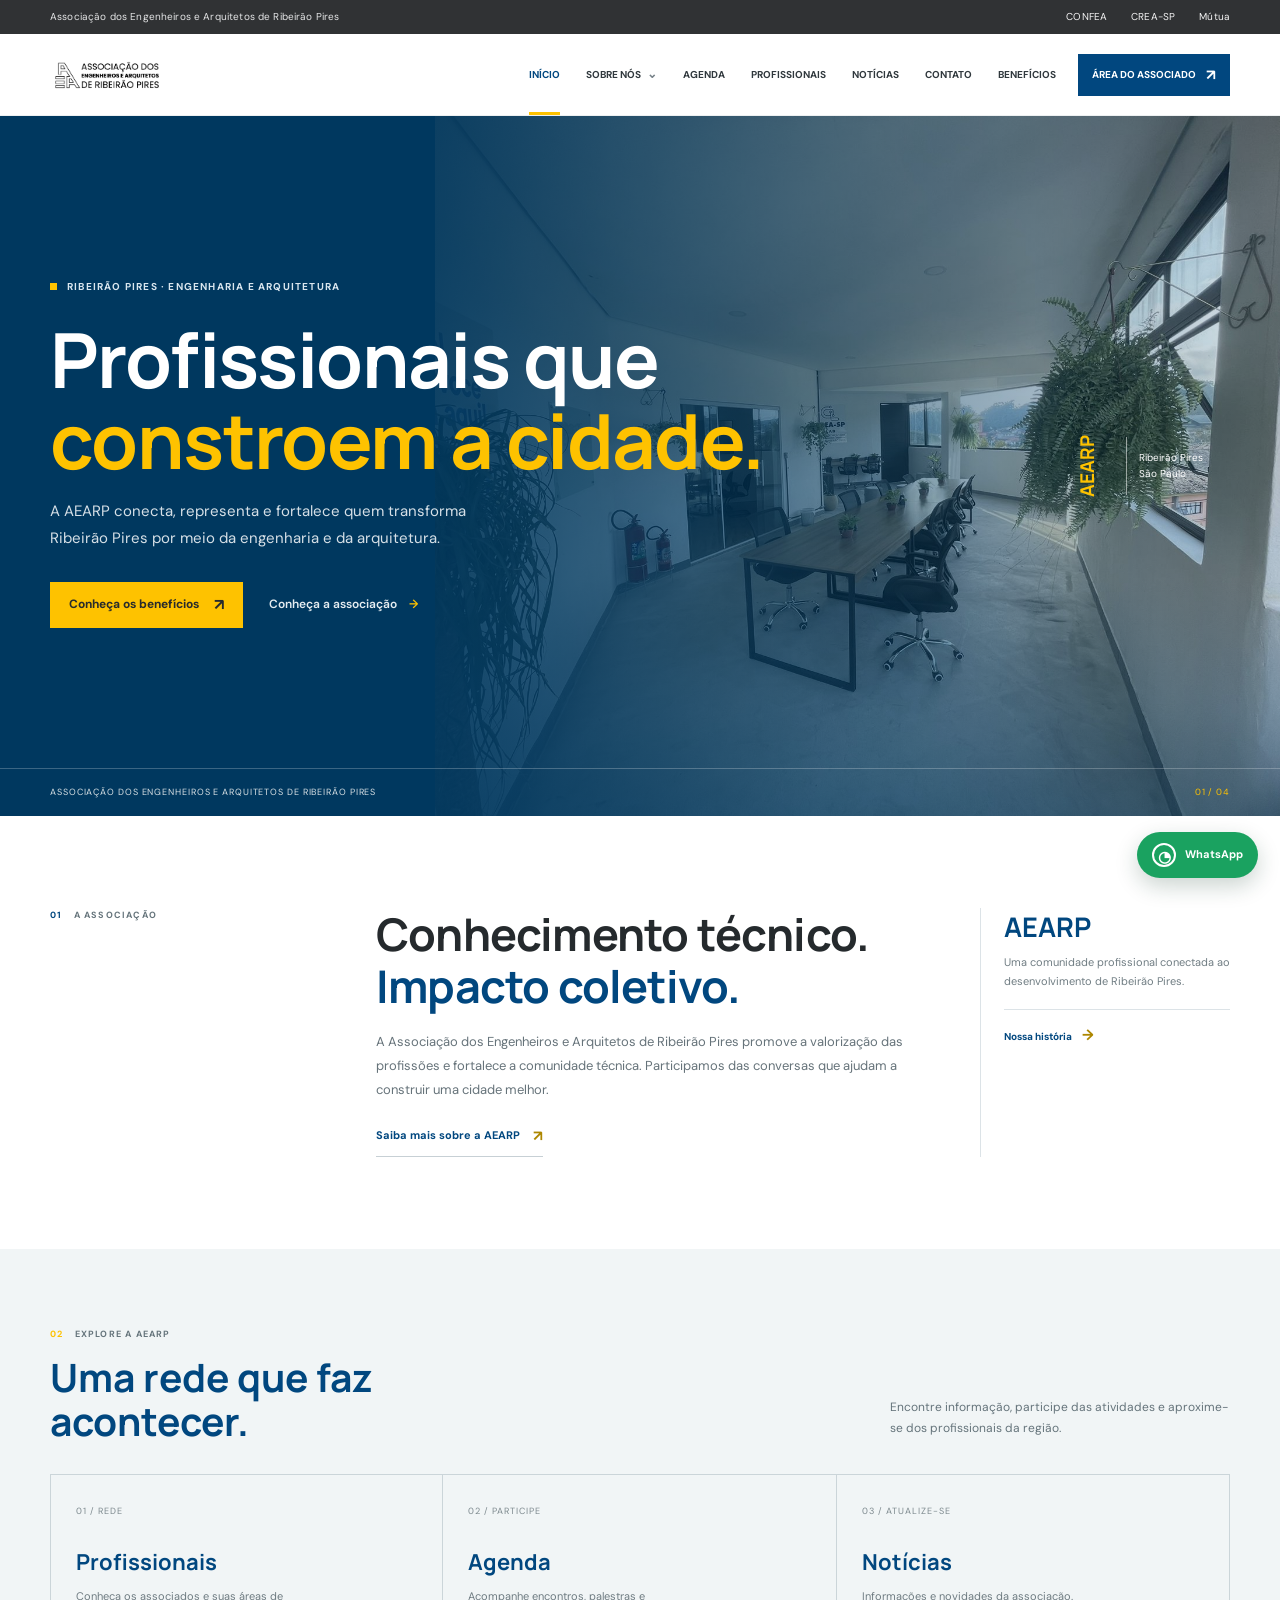
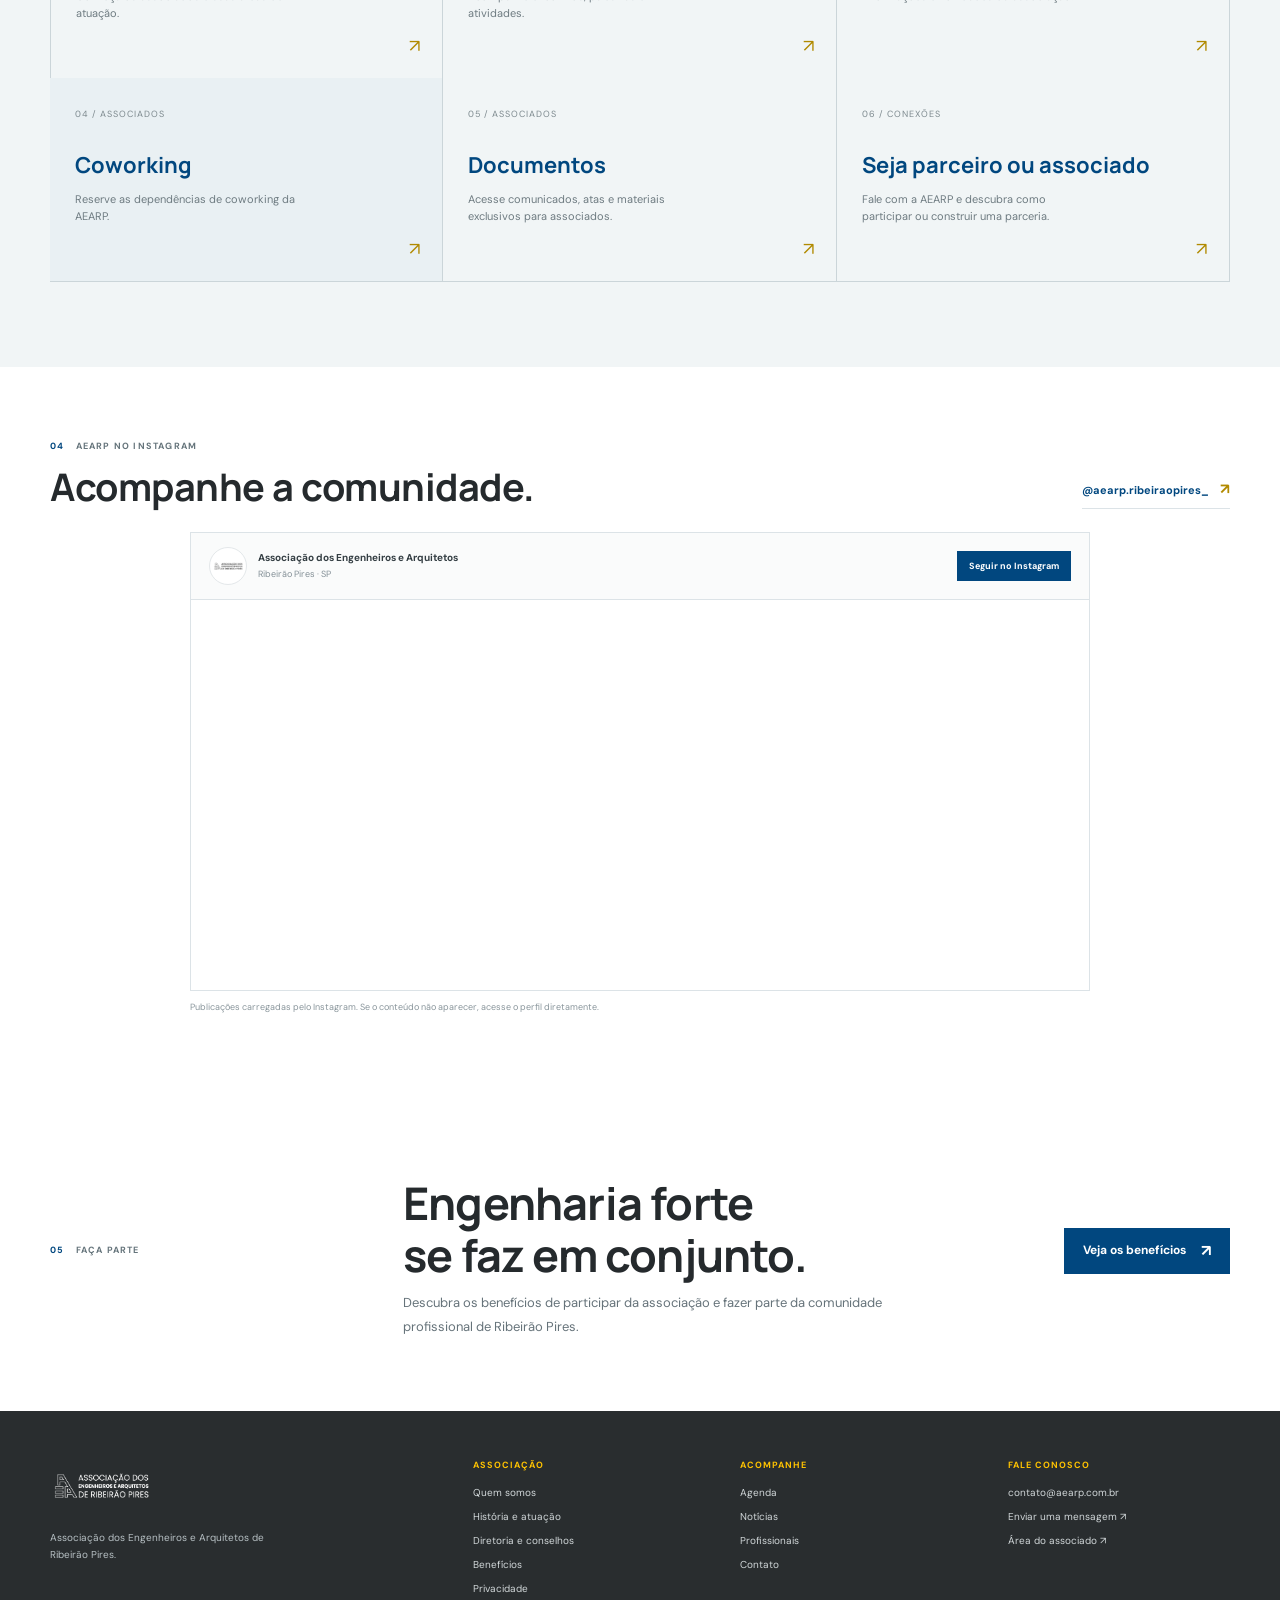
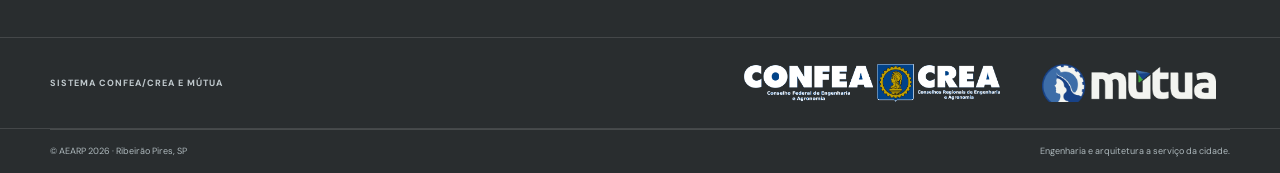
<file: index.html>
<!doctype html><html lang="pt-BR"><head><meta charset="utf-8"><meta name="viewport" content="width=device-width,initial-scale=1"><meta name="theme-color" content="#01477f"><meta name="description" content="Associação dos Engenheiros e Arquitetos de Ribeirão Pires. Representatividade, conhecimento e conexões profissionais."><title>AEARP | Associação dos Engenheiros e Arquitetos de Ribeirão Pires</title><link rel="preconnect" href="https://fonts.googleapis.com"><link rel="preconnect" href="https://fonts.gstatic.com" crossorigin><link href="https://fonts.googleapis.com/css2?family=DM+Sans:wght@400;500;600;700&family=Manrope:wght@400;500;600;700;800&display=swap" rel="stylesheet"><link rel="stylesheet" href="styles.css?v=20261026d"><link rel="stylesheet" href="instagram.css"><script defer src="site.js"></script><script defer src="link-feedback.js"></script></head><body data-page="home"><div id="site-header"></div><main><section class="home-hero"><div class="hero-image"></div><div class="hero-shade"></div><div class="container home-copy"><div class="eyebrow"><span></span> Ribeirão Pires · Engenharia e arquitetura</div><h1>Profissionais que<br><em>constroem a cidade.</em></h1><p>A AEARP conecta, representa e fortalece quem transforma Ribeirão Pires por meio da engenharia e da arquitetura.</p><div class="hero-buttons"><a class="btn btn-gold" href="beneficios.html">Conheça os benefícios <span>↗</span></a><a class="hero-text-link" href="quem-somos.html">Conheça a associação <span>→</span></a></div></div><div class="hero-stamp"><span>AEARP</span><i></i><small>Ribeirão Pires<br>São Paulo</small></div><div class="hero-bottom"><span>ASSOCIAÇÃO DOS ENGENHEIROS E ARQUITETOS DE RIBEIRÃO PIRES</span><span>01 / 04</span></div></section>
<section class="home-intro section-pad"><div class="container intro-grid"><div class="section-label"><span>01</span> A ASSOCIAÇÃO</div><div><h2>Conhecimento técnico.<br><em>Impacto coletivo.</em></h2><p>A Associação dos Engenheiros e Arquitetos de Ribeirão Pires promove a valorização das profissões e fortalece a comunidade técnica. Participamos das conversas que ajudam a construir uma cidade melhor.</p><a class="arrow-link" href="quem-somos.html">Saiba mais sobre a AEARP <span>↗</span></a></div><div class="intro-stat"><strong>AEARP</strong><span>Uma comunidade profissional conectada ao desenvolvimento de Ribeirão Pires.</span><div class="mini-rule"></div><a href="historia.html">Nossa história <b>→</b></a></div></div></section>
<section class="home-paths"><div class="container"><div class="paths-heading"><div><div class="section-label light"><span>02</span> EXPLORE A AEARP</div><h2>Uma rede que faz<br>acontecer.</h2></div><p>Encontre informação, participe das atividades e aproxime-se dos profissionais da região.</p></div><div class="path-grid"><a class="path-item" href="profissionais.html"><span class="path-index">01 / REDE</span><h3>Profissionais</h3><p>Conheça os associados e suas áreas de atuação.</p><span class="path-arrow">↗</span></a><a class="path-item" href="agenda.html"><span class="path-index">02 / PARTICIPE</span><h3>Agenda</h3><p>Acompanhe encontros, palestras e atividades.</p><span class="path-arrow">↗</span></a><a class="path-item" href="noticias.html"><span class="path-index">03 / ATUALIZE-SE</span><h3>Notícias</h3><p>Informações e novidades da associação.</p><span class="path-arrow">↗</span></a><a class="path-item path-item-coworking" href="https://app.tahvago.com.br/reserves-management?id=161&amp;access=true" target="_blank" rel="noopener noreferrer"><span class="path-index">04 / ASSOCIADOS</span><h3>Coworking</h3><p>Reserve as dependências de coworking da AEARP.</p><span class="path-arrow">↗</span></a><a class="path-item" href="associado.html"><span class="path-index">05 / ASSOCIADOS</span><h3>Documentos</h3><p>Acesse comunicados, atas e materiais exclusivos para associados.</p><span class="path-arrow">↗</span></a><a class="path-item" href="contato.html?tema=Parcerias"><span class="path-index">06 / CONEXÕES</span><h3>Seja parceiro ou associado</h3><p>Fale com a AEARP e descubra como participar ou construir uma parceria.</p><span class="path-arrow">↗</span></a></div></div></section>
<section class="instagram-section section-pad"><div class="container"><div class="instagram-heading"><div><div class="section-label"><span>04</span> AEARP NO INSTAGRAM</div><h2>Acompanhe a comunidade.</h2></div><a class="instagram-follow" href="https://www.instagram.com/aearp.ribeiraopires_/" target="_blank" rel="noreferrer">@aearp.ribeiraopires_ <span>↗</span></a></div><div class="instagram-panel"><div class="instagram-account"><div class="instagram-avatar"><img src="assets/logo-aearp.png" alt=""></div><div><strong>Associação dos Engenheiros e Arquitetos</strong><span>Ribeirão Pires · SP</span></div><a href="https://www.instagram.com/aearp.ribeiraopires_/" target="_blank" rel="noreferrer">Seguir no Instagram</a></div><iframe title="Publicações recentes da AEARP no Instagram" src="https://www.instagram.com/aearp.ribeiraopires_/embed" loading="lazy" referrerpolicy="strict-origin-when-cross-origin" allowtransparency="true"></iframe><div class="instagram-fallback"><span>Instagram</span><p>Veja as publicações e novidades direto no perfil oficial da AEARP.</p><a class="btn btn-blue" href="https://www.instagram.com/aearp.ribeiraopires_/" target="_blank" rel="noreferrer">Ver perfil e publicações <span>↗</span></a></div></div><p class="instagram-caption">Publicações carregadas pelo Instagram. Se o conteúdo não aparecer, acesse o perfil diretamente.</p></div></section><section class="home-join section-pad"><div class="container join-row"><div class="section-label"><span>05</span> FAÇA PARTE</div><div><h2>Engenharia forte<br>se faz em conjunto.</h2><p>Descubra os benefícios de participar da associação e fazer parte da comunidade profissional de Ribeirão Pires.</p></div><a class="btn btn-blue" href="beneficios.html">Veja os benefícios <span>↗</span></a></div></section></main><div id="site-footer"></div></body></html>
</file>
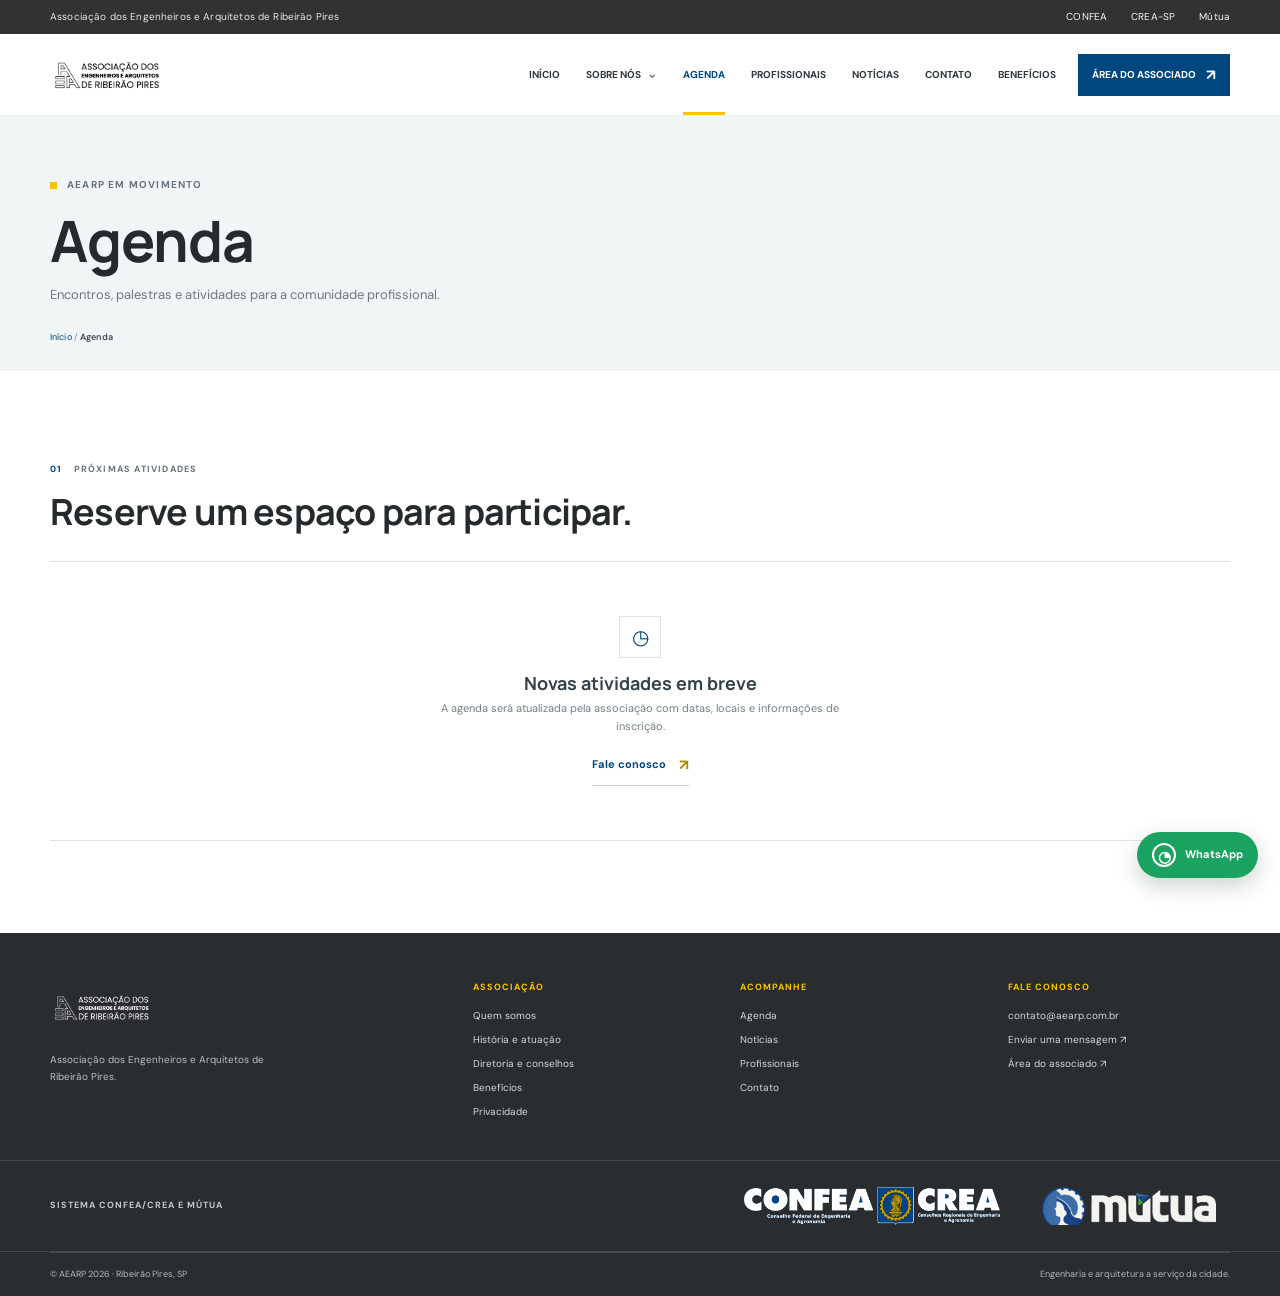
<file: agenda.html>
<!doctype html><html lang="pt-BR"><head><meta charset="utf-8"><meta name="viewport" content="width=device-width,initial-scale=1"><meta name="theme-color" content="#01477f"><meta name="description" content="Agenda de eventos, encontros e atividades da AEARP em Ribeirão Pires."><meta property="og:title" content="Agenda | AEARP"><meta property="og:description" content="Agenda de eventos, encontros e atividades da AEARP em Ribeirão Pires."><meta property="og:type" content="website"><title>Agenda | AEARP</title><link rel="preconnect" href="https://fonts.googleapis.com"><link rel="preconnect" crossorigin href="https://fonts.gstatic.com"><link href="https://fonts.googleapis.com/css2?family=DM+Sans:wght@400;500;600;700&family=Manrope:wght@400;500;600;700;800&display=swap" rel="stylesheet"><link rel="stylesheet" href="styles.css?v=20261026c"><script defer src="site.js"></script><script defer src="content.js"></script><script defer src="link-feedback.js"></script></head><body data-page="agenda"><div id="site-header"></div><main><section class="page-banner"><div class="container"><div class="eyebrow dark"><span></span> AEARP EM MOVIMENTO</div><h1>Agenda</h1><p>Encontros, palestras e atividades para a comunidade profissional.</p><div class="crumb"><a href="index.html">Início</a> / <b>Agenda</b></div></div></section><section class="section-pad"><div class="container"><div class="section-heading"><div class="section-label"><span>01</span> PRÓXIMAS ATIVIDADES</div><h2>Reserve um espaço para participar.</h2></div><div id="publicEvents"><div class="empty-content"><span class="empty-glyph">◷</span><h3>Novas atividades em breve</h3><p>A agenda será atualizada pela associação com datas, locais e informações de inscrição.</p><a class="arrow-link" href="contato.html">Fale conosco <span>↗</span></a></div></div></div></section></main><div id="site-footer"></div></body></html>
</file>
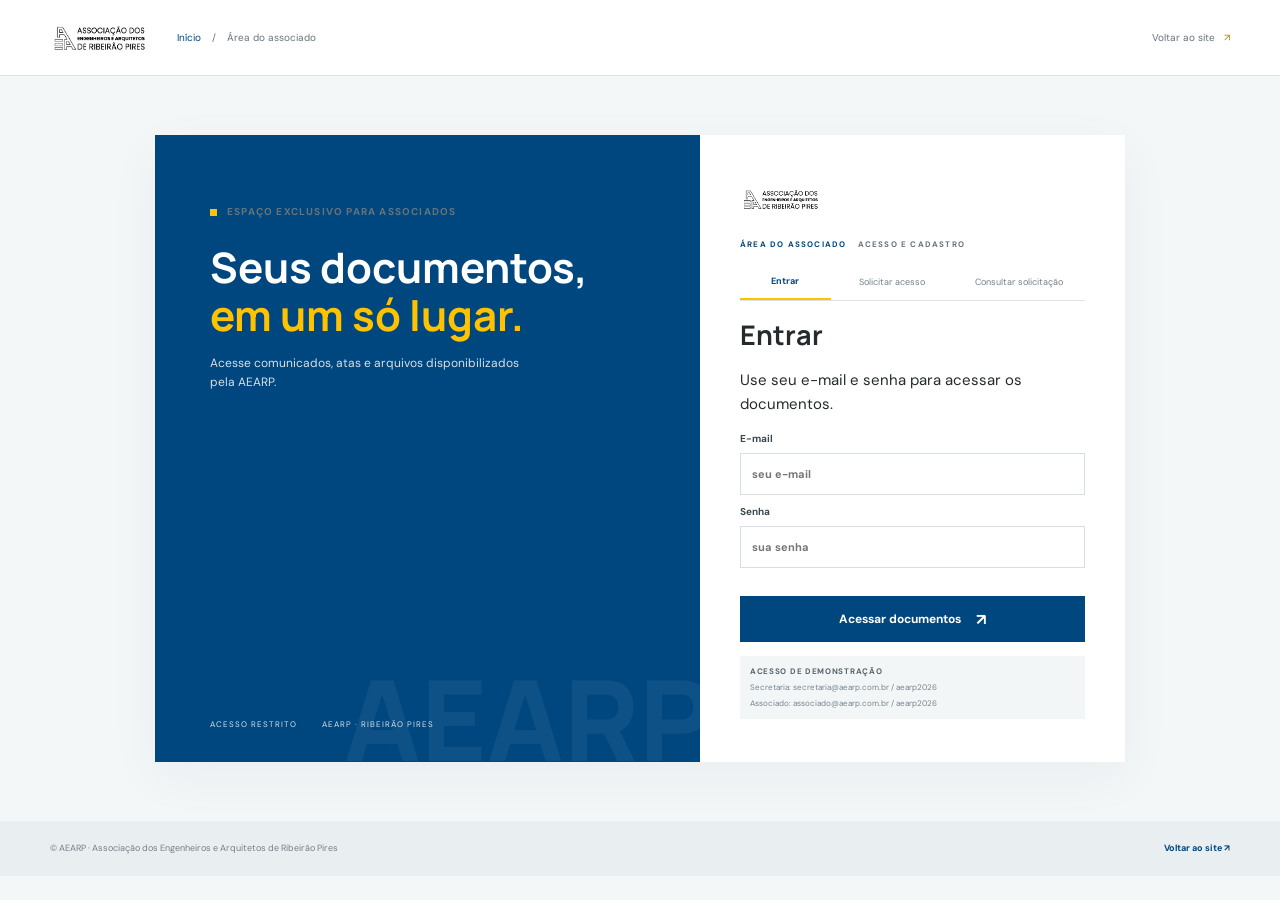
<file: associado.html>
<!doctype html><html lang="pt-BR"><head><meta charset="utf-8"><meta name="viewport" content="width=device-width,initial-scale=1"><meta name="theme-color" content="#01477f"><meta name="description" content="Área restrita de documentos para associados AEARP."><title>Área do associado | AEARP</title><link rel="preconnect" href="https://fonts.googleapis.com"><link rel="preconnect" crossorigin href="https://fonts.gstatic.com"><link href="https://fonts.googleapis.com/css2?family=DM+Sans:wght@400;500;600;700&family=Manrope:wght@400;500;600;700;800&display=swap" rel="stylesheet"><link rel="stylesheet" href="styles.css?v=20261026c"><script defer src="app.js"></script><script defer src="link-feedback.js"></script></head><body data-page="associado" class="member-page"><header class="member-header"><a href="index.html" class="brand"><img src="assets/logo-aearp.png" alt="AEARP"></a><div class="member-breadcrumb"><a href="index.html">Início</a><span>/</span> Área do associado</div><a href="index.html" class="back-home">Voltar ao site <span>↗</span></a></header><main class="member-main"><div class="member-login" id="memberLogin"><div class="member-login-copy"><div class="eyebrow dark"><span></span> ESPAÇO EXCLUSIVO PARA ASSOCIADOS</div><h1>Seus documentos,<br><em>em um só lugar.</em></h1><p>Acesse comunicados, atas e arquivos disponibilizados pela AEARP.</p><div class="member-login-meta"><span>ACESSO RESTRITO</span><span>AEARP · RIBEIRÃO PIRES</span></div></div><div class="member-form" id="memberAccess"><img src="assets/logo-aearp.png" alt="AEARP"><div class="section-label"><span>ÁREA DO ASSOCIADO</span> ACESSO E CADASTRO</div><div class="member-tabs"><button type="button" class="member-tab active" data-member-view="login">Entrar</button><button type="button" class="member-tab" data-member-view="register">Solicitar acesso</button><button type="button" class="member-tab" data-member-view="status">Consultar solicitação</button></div><form id="loginForm" class="member-view"><h2>Entrar</h2><p>Use seu e-mail e senha para acessar os documentos.</p><label>E-mail<input id="emailInput" type="email" autocomplete="username" required placeholder="seu e-mail"></label><label>Senha<input id="passwordInput" type="password" autocomplete="current-password" required placeholder="sua senha"></label><div class="login-error" id="loginError" role="alert"></div><button class="btn btn-blue" type="submit">Acessar documentos <span>↗</span></button><div class="demo-hint"><strong>ACESSO DE DEMONSTRAÇÃO</strong><span>Secretaria: secretaria@aearp.com.br / aearp2026</span><span>Associado: associado@aearp.com.br / aearp2026</span></div></form><form id="registerForm" class="member-view" hidden><h2>Solicitar acesso</h2><p>Preencha seus dados. A secretaria analisará o vínculo antes de liberar o acesso.</p><label>Nome completo<input name="name" required maxlength="120" autocomplete="name"></label><label>E-mail<input name="email" type="email" required maxlength="160" autocomplete="email"></label><label>Telefone<input name="phone" type="tel" required maxlength="30" autocomplete="tel"></label><label>Endereço residencial <small>(visível somente para você e a secretaria)</small><textarea name="address" rows="2" required maxlength="240" autocomplete="street-address" placeholder="Rua, número, complemento, bairro e cidade"></textarea></label><label>Data de filiação à AEARP<input name="joinedAt" type="date" required></label><label>Foto pessoal<input name="photo" type="file" accept="image/*"></label><div class="photo-preview" data-photo-preview></div><label class="consent-check photo-remove" hidden><input name="removePhoto" type="checkbox"><span>Remover foto atual</span></label><label>Crie uma senha<input name="password" type="password" required minlength="8" autocomplete="new-password"></label><label class="consent-check public-profile-toggle"><input name="publicListing" type="checkbox"><span>Quero aparecer na página pública de Profissionais. Meu nome, atribuição, serviços e atuação serão exibidos.</span></label><label class="public-profile-field">Atribuição profissional<select name="profession" required><option value="">Selecione</option><option value="Engenheiro">Engenheiro</option><option value="Arquiteto">Arquiteto</option><option value="Estudante">Estudante</option><option value="Técnico">Técnico</option></select></label><label class="public-profile-field">Número de registro profissional (se houver)<input name="registration" maxlength="40" placeholder="CREA, CAU ou CFT"></label><label class="public-profile-field">Serviços que atende<textarea name="services" rows="3" maxlength="500" placeholder="Ex.: projetos estruturais, instalações elétricas"></textarea></label><label class="consent-check public-profile-field"><input name="showPublicPhoto" type="checkbox"><span>Autorizo a exibição da minha foto pessoal no diretório público</span></label><label class="consent-check public-profile-field"><input name="samePublicContact" type="checkbox" checked><span>Usar no diretório os mesmos dados de contato deste cadastro</span></label><label class="public-profile-field public-contact-field" hidden>Telefone profissional<input name="publicPhone" type="tel" maxlength="30" placeholder="Telefone que será exibido"></label><label class="public-profile-field public-contact-field" hidden>E-mail profissional<input name="publicEmail" type="email" maxlength="160" placeholder="E-mail que será exibido"></label><label class="public-profile-field">Forma de atuação<select name="workType" required><option value="">Selecione</option><option value="autonomo">Profissional autônomo</option><option value="empresa">Vinculado a uma empresa</option></select></label><label class="public-profile-field">Nome da empresa (se aplicável)<input name="organization" maxlength="120" placeholder="Razão social ou nome fantasia"></label><label class="consent-check"><input name="consent" type="checkbox" required><span>Autorizo o uso destes dados para análise e gestão do acesso à área de associados.</span></label><p class="login-error" id="registerError" role="alert"></p><button class="btn btn-blue" type="submit">Enviar para análise <span>↗</span></button></form><form id="statusForm" class="member-view" hidden><h2>Consultar solicitação</h2><p>Informe o e-mail usado no cadastro.</p><label>E-mail<input name="email" type="email" required></label><p class="login-error" id="statusResult" role="status"></p><button class="btn btn-blue" type="submit">Consultar status <span>↗</span></button></form></div></div><section class="member-documents" id="memberDocuments" hidden><div class="member-doc-top"><div><div class="section-label"><span>AEARP</span> ESPAÇO DO ASSOCIADO</div><h1>Documentos</h1><p>Arquivos disponíveis para associados.</p></div><div class="member-account"><span id="memberName">Associado</span><button id="profileToggle" type="button" class="profile-toggle" hidden>Alterar meu cadastro</button><button id="logoutButton" type="button">Sair ↗</button></div></div><section class="secretary-dashboard" id="secretaryDashboard" hidden><div class="section-label"><span>PAINEL</span> SECRETARIA AEARP</div><h2>O que deseja administrar?</h2><p>Escolha uma área para abrir os dados e ferramentas correspondentes.</p><div class="secretary-shortcuts"><button type="button" data-admin-view="approvalPanel"><span class="shortcut-icon">✓</span><strong>Solicitações</strong><small>Cadastros e alterações de perfil</small><b id="pendingCount">—</b></button><button type="button" data-admin-view="memberManagement"><span class="shortcut-icon">♙</span><strong>Associados</strong><small>Consultar e gerenciar cadastros</small><b id="membersCount">—</b></button><button type="button" data-admin-view="newsManagement"><span class="shortcut-icon">▤</span><strong>Notícias</strong><small>Publicar e editar notícias</small></button><button type="button" data-admin-view="agendaManagement"><span class="shortcut-icon">◷</span><strong>Agenda</strong><small>Cadastrar e editar eventos</small></button><button type="button" data-admin-view="documentsManagement"><span class="shortcut-icon">↓</span><strong>Documentos</strong><small>Enviar e organizar arquivos</small></button><button type="button" data-admin-view="leadershipManagement"><span class="shortcut-icon">♧</span><strong>Diretoria e conselhos</strong><small>Cargos, nomes, fotos e funções</small></button><button type="button" data-admin-view="auditManagement"><span class="shortcut-icon">◷</span><strong>Histórico de atividades</strong><small>Registro local das ações</small></button></div></section><div class="admin-subpage-bar" id="adminSubpageBar" hidden><button type="button" data-admin-back>← Voltar ao painel</button><span id="adminSubpageLabel"></span></div><div id="memberHomeStatus" class="profile-change-status" role="status" hidden></div><section class="member-profile" id="memberProfile" hidden><div class="section-label"><span>MEU PERFIL</span> DADOS E DIVULGAÇÃO</div><h2>Meu cadastro profissional</h2><p>Proponha alterações aos seus dados. Elas serão enviadas à secretaria e só serão publicadas após aprovação.</p><div id="profileChangeStatus" class="profile-change-status" role="status"></div><form id="profileChangeForm" class="profile-change-form"><label>Nome completo<input name="name" required maxlength="120"></label><label>E-mail<input name="email" type="email" required maxlength="160"></label><label>Telefone<input name="phone" type="tel" required maxlength="30"></label><label>Endereço residencial <small>(visível somente para você e a secretaria)</small><textarea name="address" rows="2" maxlength="240"></textarea></label><label>Data de filiação à AEARP<input name="joinedAt" type="date"></label><label>Foto pessoal<input name="photo" type="file" accept="image/*"></label><div class="photo-preview" data-photo-preview></div><label class="consent-check photo-remove" hidden><input name="removePhoto" type="checkbox"><span>Remover foto atual</span></label><label>Atribuição profissional<select name="profession" required><option>Engenheiro</option><option>Arquiteto</option><option>Estudante</option><option>Técnico</option></select></label><label>Registro profissional<input name="registration" maxlength="40"></label><label class="consent-check"><input name="publicListing" type="checkbox"><span>Quero aparecer na página pública de Profissionais</span></label><label>Serviços que atende<textarea name="services" rows="3" maxlength="500"></textarea></label><label class="consent-check"><input name="showPublicPhoto" type="checkbox"><span>Autorizo a exibição da minha foto pessoal no diretório</span></label><label class="consent-check"><input name="samePublicContact" type="checkbox" checked><span>Usar no diretório os mesmos dados de contato deste cadastro</span></label><label class="public-contact-field" hidden>Telefone profissional<input name="publicPhone" type="tel" maxlength="30" placeholder="Telefone que será exibido"></label><label class="public-contact-field" hidden>E-mail profissional<input name="publicEmail" type="email" maxlength="160" placeholder="E-mail que será exibido"></label><label>Forma de atuação<select name="workType" required><option value="autonomo">Profissional autônomo</option><option value="empresa">Vinculado a uma empresa</option></select></label><label>Nome da empresa (se aplicável)<input name="organization" maxlength="120"></label><p class="login-error" id="profileChangeError" role="alert"></p><button class="btn btn-blue" type="submit">Enviar alteração para aprovação ↗</button></form></section><section class="approval-panel" id="approvalPanel" hidden><div class="section-label"><span>SECRETARIA</span> APROVAÇÃO DE CADASTROS</div><h2>Solicitações de acesso</h2><p>Confira os dados e valide o vínculo do profissional com a associação antes de aprovar.</p><div id="requestList"></div><div class="empty-state" id="requestEmpty">Nenhuma solicitação pendente.</div><h2 class="profile-requests-title">Alterações de perfil aguardando aprovação</h2><div id="profileChangeList"></div><div class="empty-state" id="profileChangeEmpty">Nenhuma alteração pendente.</div></section><section class="member-management" id="memberManagement" hidden><button type="button" class="btn btn-blue" id="memberCreateOpen">Cadastrar associado ↗</button><div class="section-label"><span>SECRETARIA</span> GESTÃO DE USUÁRIOS</div><h2>Associados aprovados</h2><button type="button" class="btn btn-blue members-export" id="membersExcelExport">Exportar relatório para Excel ↗</button><p>Arquive para suspender o acesso sem perder o cadastro. Restaure o usuário na lista abaixo quando necessário.</p><label class="member-search"><span class="sr-only">Buscar associado</span><input id="memberSearch" type="search" placeholder="Buscar por nome, e-mail ou registro"></label><div id="memberList"></div><p class="managed-empty" id="memberListEmpty">Ainda não há associados aprovados.</p><h3>Usuários arquivados</h3><div id="archivedMemberList"></div></section><section class="content-management" id="contentManagement" hidden><div class="section-label"><span>SECRETARIA</span> PUBLICAR NO SITE</div><h2 id="contentManagementTitle">Notícias</h2><p>Cadastre e remova conteúdos que aparecerão nas páginas públicas neste navegador de demonstração.</p><button type="button" class="btn btn-blue news-admin-only" id="newsCreateOpen">Cadastrar notícia ↗</button><button type="button" class="btn btn-blue agenda-admin-only" id="eventCreateOpen">Cadastrar evento ↗</button><div class="content-admin-grid"><dialog class="upload-dialog content-dialog" id="newsDialog"><form id="newsForm" class="content-form"><button type="button" class="dialog-close" data-modal-close aria-label="Fechar">×</button><input name="id" type="hidden"><h3>Publicar notícia</h3><label>Título<input name="title" required maxlength="150"></label><label>Resumo<input name="summary" required maxlength="240"></label><label>Texto<textarea name="body" required rows="4"></textarea></label><label>Data<input name="date" type="date" required></label><label>Imagem da notícia (opcional)<input name="imageFile" type="file" accept="image/jpeg,image/png,image/webp,image/avif"></label><div class="news-image-preview" id="newsImagePreview" data-news-image-preview hidden></div><label class="consent-check news-image-remove" hidden><input name="removeImage" type="checkbox"><span>Remover imagem atual</span></label><small class="image-upload-hint">JPG, PNG, WebP ou AVIF · até 12 MB. A imagem será reduzida e convertida para JPEG.</small><p class="login-error" id="newsImageError" role="alert"></p><button class="btn btn-blue" type="submit">Publicar notícia ↗</button></form></dialog><div id="managedNews" class="managed-content-list news-admin-only"></div><dialog class="upload-dialog content-dialog" id="eventDialog"><form id="eventForm" class="content-form"><button type="button" class="dialog-close" data-modal-close aria-label="Fechar">×</button><input name="id" type="hidden"><h3>Cadastrar evento</h3><label>Nome do evento<input name="title" required maxlength="150"></label><label>Descrição<textarea name="description" required rows="4"></textarea></label><div class="content-fields-two"><label>Data<input name="date" type="date" required></label><label>Horário<input name="time" type="time" required></label></div><label>Local<input name="location" required maxlength="150"></label><label>Link de inscrição (opcional)<input name="link" type="url" placeholder="https://..."></label><button class="btn btn-blue" type="submit">Adicionar à agenda ↗</button></form></dialog><div id="managedEvents" class="managed-content-list agenda-admin-only"></div></div></section><section class="leadership-management" id="leadershipManagement" hidden><div class="section-label"><span>SECRETARIA</span> DIRETORIA E CONSELHOS</div><h2>Atualizar cargos e profissionais</h2><p>Altere nomes, cargos, formação, resumo e foto. As mudanças aparecem automaticamente na página pública.</p><form id="leadershipForm" class="leadership-form"><input name="id" type="hidden"><label>Grupo<select name="group"><option value="Diretoria">Diretoria</option><option value="Conselho fiscal">Conselho fiscal</option></select></label><label>Cargo<input name="role" required maxlength="100"></label><label>Nome<input name="name" required maxlength="120"></label><label>Formação<input name="formation" maxlength="160"></label><label>Resumo da função<textarea name="summary" required rows="3" maxlength="500"></textarea></label><label>Foto do profissional<input name="photo" type="file" accept="image/*"></label><div class="photo-preview" data-photo-preview></div><label class="consent-check photo-remove" hidden><input name="removePhoto" type="checkbox"><span>Remover foto atual</span></label><button class="btn btn-blue" type="submit">Salvar profissional ↗</button></form><div id="leadershipList"></div><p class="managed-empty" id="leadershipEmpty">Nenhum cargo cadastrado.</p></section><section class="audit-management" id="auditManagement" hidden><div class="section-label"><span>SECRETARIA</span> SEGURANÇA E BACKUP</div><h2>Histórico de atividades</h2><p>Registro local de ações do protótipo. Para produção, use auditoria no servidor.</p><button class="btn btn-blue" type="button" id="backupExport">Baixar backup dos dados</button><div id="auditList"></div></section><div id="documentsManagement" hidden><div class="member-doc-tools"><label><span class="sr-only">Buscar documento</span><input type="search" id="docSearch" placeholder="Buscar documentos..."></label><label><span class="sr-only">Categoria</span><select id="categoryFilter"><option value="all">Todas as categorias</option><option>Comunicados</option><option>Atas</option><option>Documentos institucionais</option><option>Materiais técnicos</option><option>Outros</option></select></label><button class="btn btn-gold upload-trigger" id="uploadTrigger" hidden>＋ Publicar documento</button></div><div class="document-list" id="documentList"></div><div class="empty-state" id="emptyState"><span class="empty-glyph">▤</span><h2>Nenhum documento disponível</h2><p>Quando novos arquivos forem publicados, eles aparecerão nesta página.</p></div></div></section></main><dialog class="upload-dialog" id="uploadDialog"><button class="dialog-close" id="uploadClose" aria-label="Fechar">×</button><div class="section-label"><span>AEARP</span> ADMINISTRAÇÃO</div><h2>Publicar documento</h2><form id="uploadForm"><label>Nome do documento<input id="titleInput" type="text" required maxlength="100" placeholder="Ex.: Ata da reunião"></label><label>Categoria<select id="categoryInput" required><option value="">Selecione</option><option>Comunicados</option><option>Atas</option><option>Documentos institucionais</option><option>Materiais técnicos</option><option>Outros</option></select></label><label>Validade (opcional)<input id="expiryInput" type="date"></label><label class="file-drop" for="fileInput"><strong id="fileLabel">Escolha um arquivo</strong><small>PDF, DOCX, XLSX ou PPTX · até 20 MB</small><input id="fileInput" type="file" accept=".pdf,.doc,.docx,.xls,.xlsx,.ppt,.pptx" required></label><p class="upload-error" id="uploadError" role="alert"></p><button class="btn btn-blue" type="submit">Publicar arquivo <span>↗</span></button></form></dialog><dialog class="upload-dialog member-create-dialog" id="memberCreateDialog"><button type="button" class="dialog-close" id="memberCreateClose" aria-label="Fechar">×</button><div class="section-label"><span>SECRETARIA</span> NOVO ASSOCIADO</div><h2>Cadastrar associado</h2><form id="secretaryCreateForm"><label>Nome completo<input name="name" required maxlength="120"></label><label>E-mail<input name="email" type="email" required maxlength="160"></label><label>Telefone<input name="phone" type="tel" required maxlength="30"></label><label>Endereço residencial <small>Privado: associado e secretaria</small><textarea name="address" rows="2" required maxlength="240"></textarea></label><label>Data de filiação à AEARP<input name="joinedAt" type="date" required></label><label>Atribuição profissional<select name="profession" required><option value="">Selecione</option><option>Engenheiro</option><option>Arquiteto</option><option>Estudante</option><option>Técnico</option></select></label><label>Registro profissional<input name="registration" maxlength="40"></label><label>Senha inicial<input name="password" type="password" required minlength="8" autocomplete="new-password"></label><p class="login-error" id="secretaryCreateError" role="alert"></p><button type="submit" class="btn btn-blue">Cadastrar associado ↗</button></form></dialog><dialog class="upload-dialog member-edit-dialog" id="memberEditDialog"><button class="dialog-close" id="memberEditClose" aria-label="Fechar">×</button><div class="section-label"><span>SECRETARIA</span> GESTÃO DE ASSOCIADOS</div><h2>Editar cadastro</h2><form id="memberEditForm"><input name="originalEmail" type="hidden"><label>Nome completo<input name="name" required maxlength="120"></label><label>E-mail<input name="email" type="email" required maxlength="160"></label><label>Telefone<input name="phone" type="tel" required maxlength="30"></label><label>Endereço residencial <small>(visível somente para você e a secretaria)</small><textarea name="address" rows="2" maxlength="240"></textarea></label><label>Data de filiação à AEARP<input name="joinedAt" type="date"></label><label>Foto pessoal<input name="photo" type="file" accept="image/*"></label><div class="photo-preview" data-photo-preview></div><label class="consent-check photo-remove" hidden><input name="removePhoto" type="checkbox"><span>Remover foto atual</span></label><label>Atribuição profissional<select name="profession" required><option>Engenheiro</option><option>Arquiteto</option><option>Estudante</option><option>Técnico</option></select></label><label>Registro profissional<input name="registration" maxlength="40"></label><label class="consent-check"><input name="publicListing" type="checkbox"><span>Exibir meu perfil na página pública de Profissionais</span></label><label>Serviços que atende<textarea name="services" rows="3" maxlength="500"></textarea></label><label class="consent-check"><input name="showPublicPhoto" type="checkbox"><span>Associado autoriza exibição da foto no diretório</span></label><label class="consent-check"><input name="samePublicContact" type="checkbox" checked><span>Usar no diretório os mesmos dados de contato deste cadastro</span></label><label class="public-contact-field" hidden>Telefone profissional<input name="publicPhone" type="tel" maxlength="30" placeholder="Telefone que será exibido"></label><label class="public-contact-field" hidden>E-mail profissional<input name="publicEmail" type="email" maxlength="160" placeholder="E-mail que será exibido"></label><label>Forma de atuação<select name="workType"><option value="autonomo">Profissional autônomo</option><option value="empresa">Vinculado a uma empresa</option></select></label><label>Nome da empresa<input name="organization" maxlength="120"></label><label>Nova senha (opcional)<input name="password" type="password" minlength="8" autocomplete="new-password" placeholder="Deixe em branco para manter"></label><p class="login-error" id="memberEditError" role="alert"></p><button class="btn btn-blue" type="submit">Salvar cadastro ↗</button></form></dialog><dialog class="upload-dialog" id="memberHistoryDialog"><button type="button" class="dialog-close" id="memberHistoryClose" aria-label="Fechar histórico">×</button><h2>Histórico do associado</h2><p id="memberHistoryName"></p><div id="memberHistoryList"></div></dialog><div class="toast" id="toast" role="status"></div><footer class="member-footer"><span>© AEARP · Associação dos Engenheiros e Arquitetos de Ribeirão Pires</span><a href="index.html">Voltar ao site ↗</a></footer></body></html>
</file>
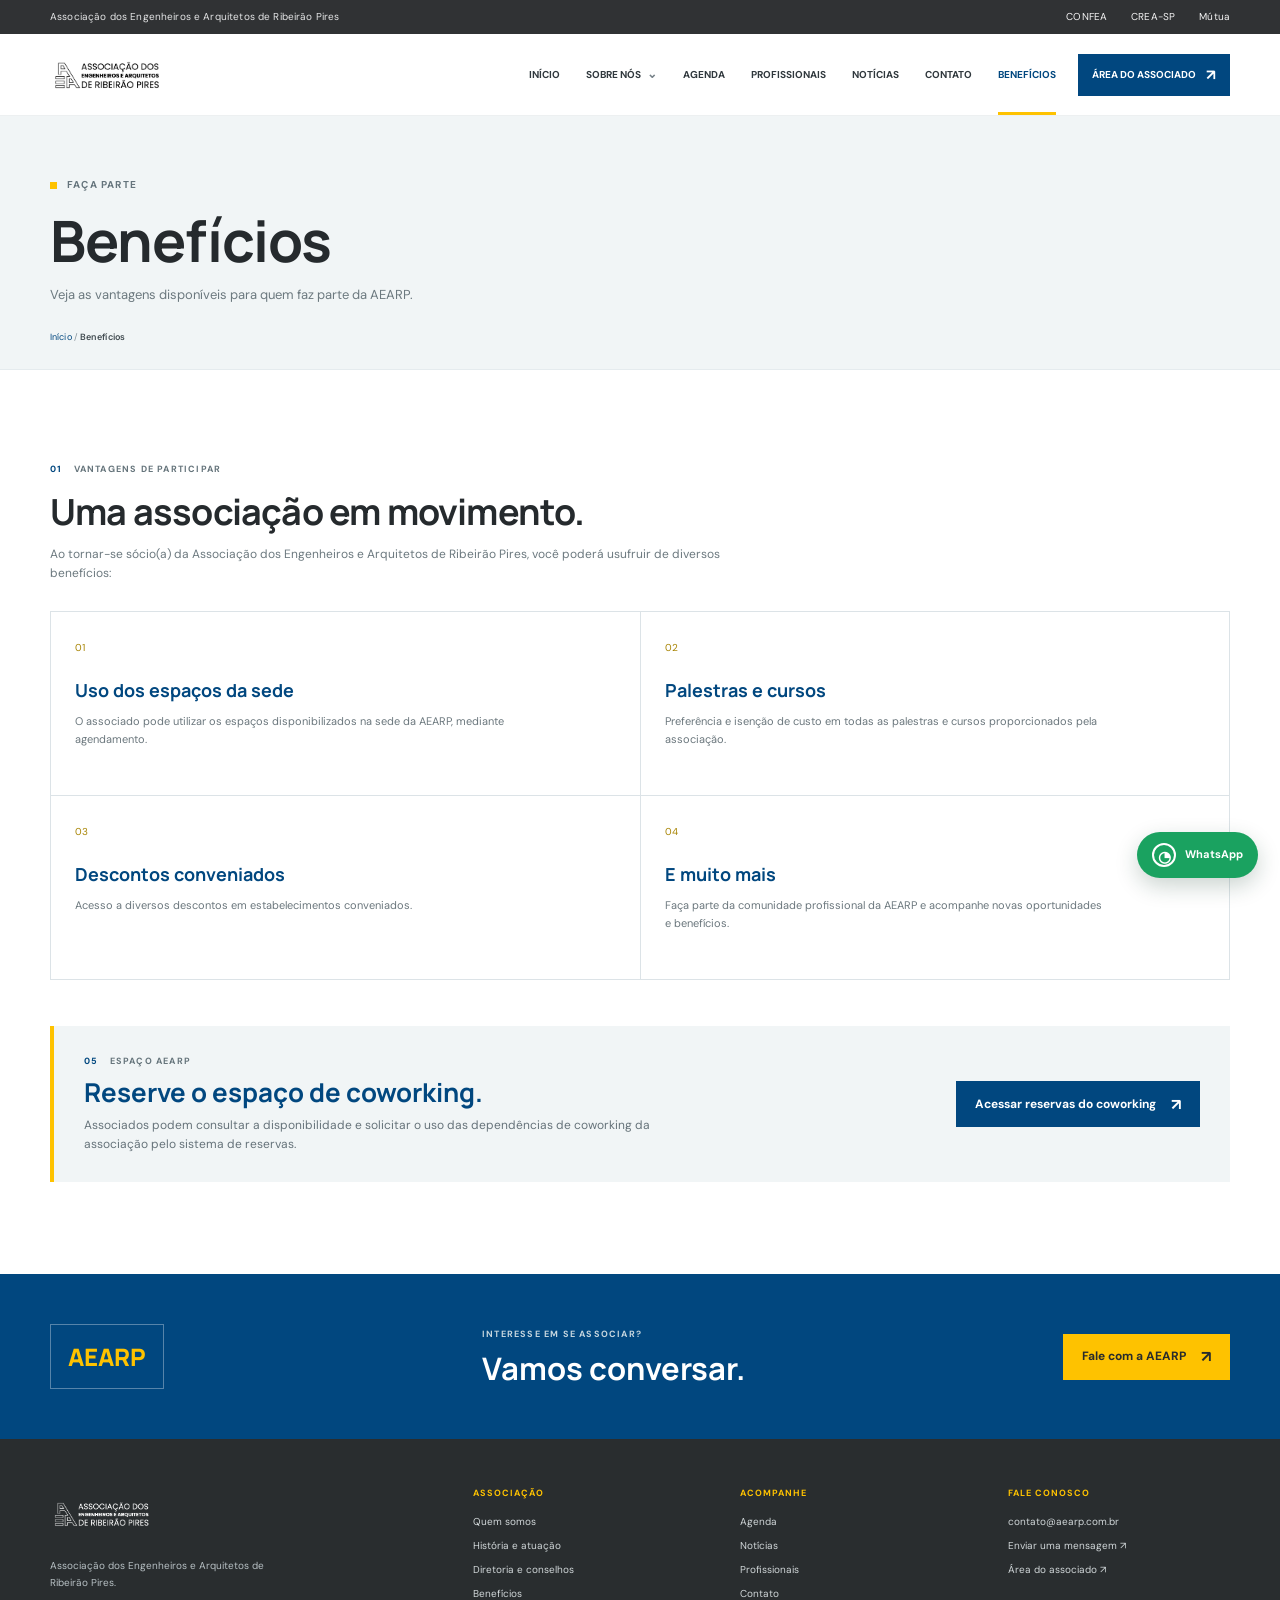
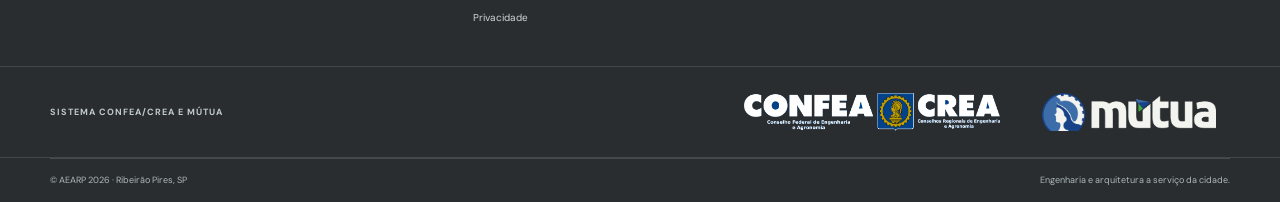
<file: beneficios.html>
<!doctype html>
<html lang="pt-BR">
<head>
  <meta charset="utf-8">
  <meta name="viewport" content="width=device-width,initial-scale=1">
  <meta name="theme-color" content="#01477f">
  <meta name="description" content="Conheça os benefícios de fazer parte da Associação dos Engenheiros e Arquitetos de Ribeirão Pires.">
  <meta property="og:title" content="Benefícios | AEARP">
  <meta property="og:description" content="Veja as vantagens disponíveis para quem faz parte da AEARP.">
  <meta property="og:type" content="website">
  <title>Benefícios | AEARP</title>
  <link rel="preconnect" href="https://fonts.googleapis.com">
  <link rel="preconnect" crossorigin href="https://fonts.gstatic.com">
  <link href="https://fonts.googleapis.com/css2?family=DM+Sans:wght@400;500;600;700&family=Manrope:wght@400;500;600;700;800&display=swap" rel="stylesheet">
  <link rel="stylesheet" href="styles.css?v=20261026c">
  <link rel="stylesheet" href="footer-contact.css">
  <script defer src="site.js"></script>
  <script defer src="link-feedback.js"></script>
</head>
<body data-page="beneficios">
  <div id="site-header"></div>
  <main>
    <section class="page-banner"><div class="container"><div class="eyebrow dark"><span></span> FAÇA PARTE</div><h1>Benefícios</h1><p>Veja as vantagens disponíveis para quem faz parte da AEARP.</p><div class="crumb"><a href="index.html">Início</a> / <b>Benefícios</b></div></div></section>
    <section class="section-pad">
      <div class="container">
        <div class="section-heading"><div class="section-label"><span>01</span> VANTAGENS DE PARTICIPAR</div><h2>Uma associação em movimento.</h2><p>Ao tornar-se sócio(a) da Associação dos Engenheiros e Arquitetos de Ribeirão Pires, você poderá usufruir de diversos benefícios:</p></div>
        <div class="feature-grid">
          <article><span>01</span><h3>Uso dos espaços da sede</h3><p>O associado pode utilizar os espaços disponibilizados na sede da AEARP, mediante agendamento.</p></article>
          <article><span>02</span><h3>Palestras e cursos</h3><p>Preferência e isenção de custo em todas as palestras e cursos proporcionados pela associação.</p></article>
          <article><span>03</span><h3>Descontos conveniados</h3><p>Acesso a diversos descontos em estabelecimentos conveniados.</p></article>
          <article><span>04</span><h3>E muito mais</h3><p>Faça parte da comunidade profissional da AEARP e acompanhe novas oportunidades e benefícios.</p></article>
        </div>
        <div class="coworking-callout"><div><div class="section-label"><span>05</span> ESPAÇO AEARP</div><h2>Reserve o espaço de coworking.</h2><p>Associados podem consultar a disponibilidade e solicitar o uso das dependências de coworking da associação pelo sistema de reservas.</p></div><a class="btn btn-blue" href="https://app.tahvago.com.br/reserves-management?id=161&amp;access=true" target="_blank" rel="noopener noreferrer">Acessar reservas do coworking <span>↗</span></a></div>
      </div>
    </section>
    <section class="blue-band"><div class="container blue-band-inner"><span class="band-mark">AEARP</span><div><div class="section-label light">INTERESSE EM SE ASSOCIAR?</div><h2>Vamos conversar.</h2></div><a class="btn btn-gold" href="contato.html?tema=Duvidas">Fale com a AEARP <span>↗</span></a></div></section>
  </main>
  <div id="site-footer"></div>
</body>
</html>
</file>
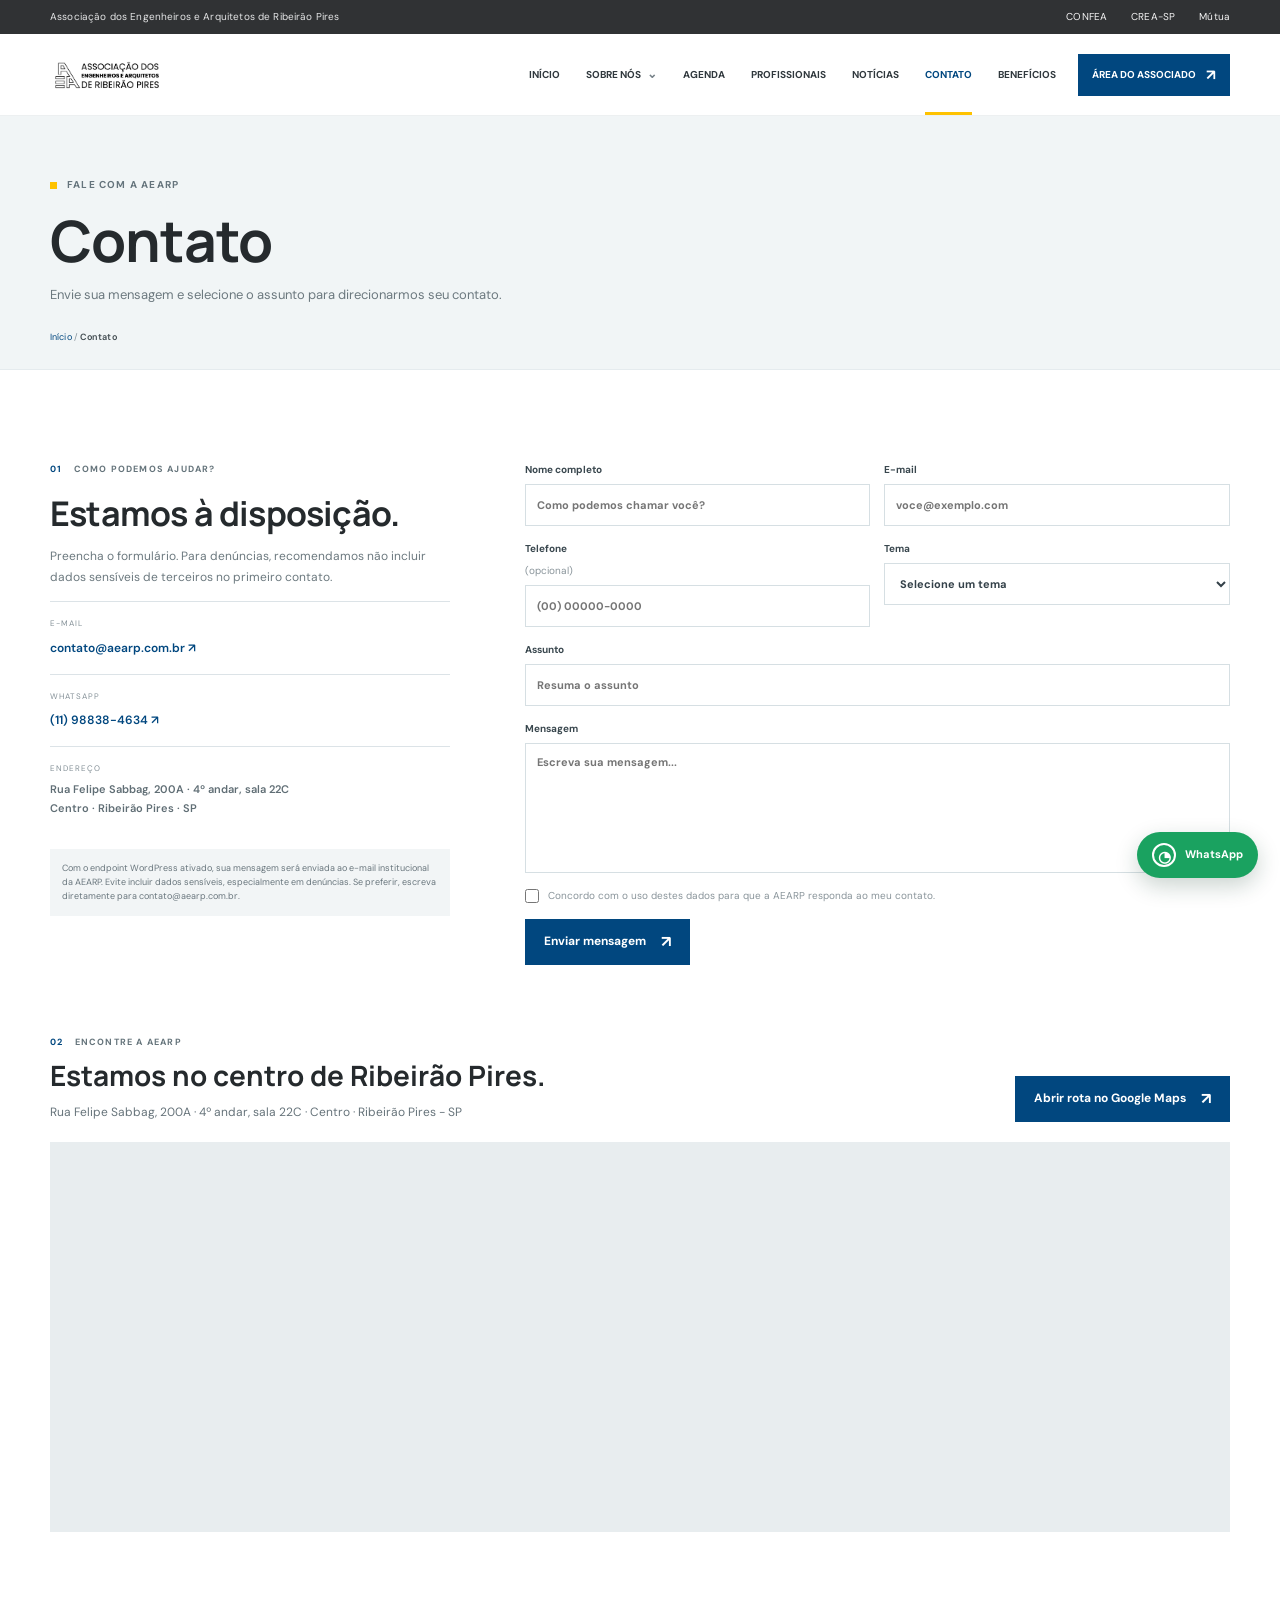
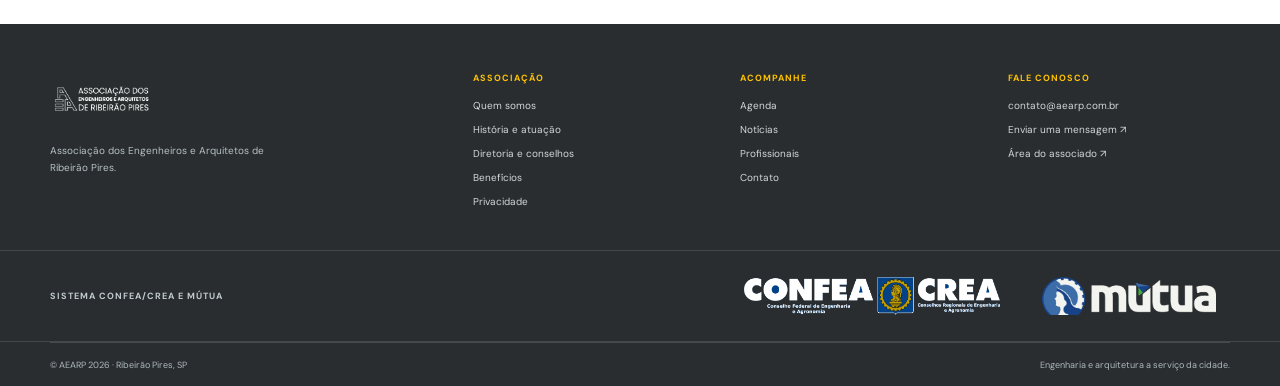
<file: contato.html>
<!doctype html>
<html lang="pt-BR">
<head>
  <meta charset="utf-8">
  <meta name="viewport" content="width=device-width,initial-scale=1">
  <meta name="theme-color" content="#01477f"><meta name="description" content="Fale com a AEARP. Envie dúvidas, sugestões, denúncias ou propostas de parceria."><meta property="og:title" content="Contato | AEARP"><meta property="og:description" content="Fale com a AEARP. Envie dúvidas, sugestões, denúncias ou propostas de parceria."><meta property="og:type" content="website">
  <title>Contato | AEARP</title>
  <link rel="preconnect" href="https://fonts.googleapis.com">
  <link rel="preconnect" crossorigin href="https://fonts.gstatic.com">
  <link href="https://fonts.googleapis.com/css2?family=DM+Sans:wght@400;500;600;700&family=Manrope:wght@400;500;600;700;800&display=swap" rel="stylesheet">
  <link rel="stylesheet" href="styles.css?v=20261026c">
  <script defer src="site.js"></script>
<script defer src="link-feedback.js"></script></head>
<body data-page="contato">
  <div id="site-header"></div>
  <main>
    <section class="page-banner"><div class="container"><div class="eyebrow dark"><span></span> FALE COM A AEARP</div><h1>Contato</h1><p>Envie sua mensagem e selecione o assunto para direcionarmos seu contato.</p><div class="crumb"><a href="index.html">Início</a> / <b>Contato</b></div></div></section>
    <section class="section-pad">
      <div class="container contact-layout">
        <div class="contact-aside">
          <div class="section-label"><span>01</span> COMO PODEMOS AJUDAR?</div>
          <h2>Estamos à disposição.</h2>
          <p>Preencha o formulário. Para denúncias, recomendamos não incluir dados sensíveis de terceiros no primeiro contato.</p>
          <div class="contact-detail"><span>E-MAIL</span><a href="mailto:contato@aearp.com.br">contato@aearp.com.br ↗</a></div><div class="contact-detail"><span>WHATSAPP</span><a href="https://wa.me/5511988384634?text=Ol%C3%A1%20AEARP%2C%20gostaria%20de%20mais%20informa%C3%A7%C3%B5es." target="_blank" rel="noopener noreferrer">(11) 98838-4634 ↗</a></div>
          <div class="contact-detail"><span>ENDEREÇO</span><p>Rua Felipe Sabbag, 200A · 4º andar, sala 22C<br>Centro · Ribeirão Pires · SP</p></div>
          <div class="privacy-note">Com o endpoint WordPress ativado, sua mensagem será enviada ao e-mail institucional da AEARP. Evite incluir dados sensíveis, especialmente em denúncias. Se preferir, escreva diretamente para contato@aearp.com.br.</div>
        </div>
        <form class="contact-form" id="contactForm">
          <div class="form-two">
            <label>Nome completo<input name="nome" autocomplete="name" required placeholder="Como podemos chamar você?"></label>
            <label>E-mail<input type="email" name="email" autocomplete="email" required placeholder="voce@exemplo.com"></label>
          </div>
          <div class="form-two">
            <label>Telefone <span>(opcional)</span><input name="telefone" autocomplete="tel" placeholder="(00) 00000-0000"></label>
            <label>Tema<select name="tema" id="contactTopic" required><option value="">Selecione um tema</option><option>Dúvidas</option><option>Sugestão</option><option>Denúncias</option><option>Parcerias</option></select></label>
          </div>
          <label>Assunto<input name="assunto" required placeholder="Resuma o assunto"></label>
          <label>Mensagem<textarea name="mensagem" rows="6" required placeholder="Escreva sua mensagem..."></textarea></label>
          <label class="contact-honey-trap" aria-hidden="true">Não preencha este campo<input name="website" type="text" tabindex="-1" autocomplete="off"></label>
          <label class="consent-check"><input type="checkbox" name="consent" required><span>Concordo com o uso destes dados para que a AEARP responda ao meu contato.</span></label>
          <button class="btn btn-blue" type="submit">Enviar mensagem <span>↗</span></button>
          <p class="form-feedback" id="contactFeedback" aria-live="polite"></p>
        </form>
      </div>
      <div class="container contact-map-wrap">
        <div class="contact-map-heading">
          <div><div class="section-label"><span>02</span> ENCONTRE A AEARP</div><h2>Estamos no centro de Ribeirão Pires.</h2><p>Rua Felipe Sabbag, 200A · 4º andar, sala 22C · Centro · Ribeirão Pires - SP</p></div>
          <a class="btn btn-blue" href="https://www.google.com/maps/search/?api=1&amp;query=Rua+Felipe+Sabbag%2C+200A%2C+4%C2%BA+andar%2C+sala+22C%2C+Centro%2C+Ribeir%C3%A3o+Pires%2C+SP" target="_blank" rel="noopener noreferrer">Abrir rota no Google Maps <span>↗</span></a>
        </div>
        <iframe class="contact-map" title="Mapa da localização da AEARP na Rua Felipe Sabbag, 200A, Centro de Ribeirão Pires" src="https://www.google.com/maps?q=Rua+Felipe+Sabbag%2C+200A%2C+4%C2%BA+andar%2C+sala+22C%2C+Centro%2C+Ribeir%C3%A3o+Pires%2C+SP&amp;output=embed" loading="lazy" referrerpolicy="no-referrer-when-downgrade" allowfullscreen></iframe>
      </div>
    </section>
  </main>
  <div id="site-footer"></div>
</body>
</html>
</file>
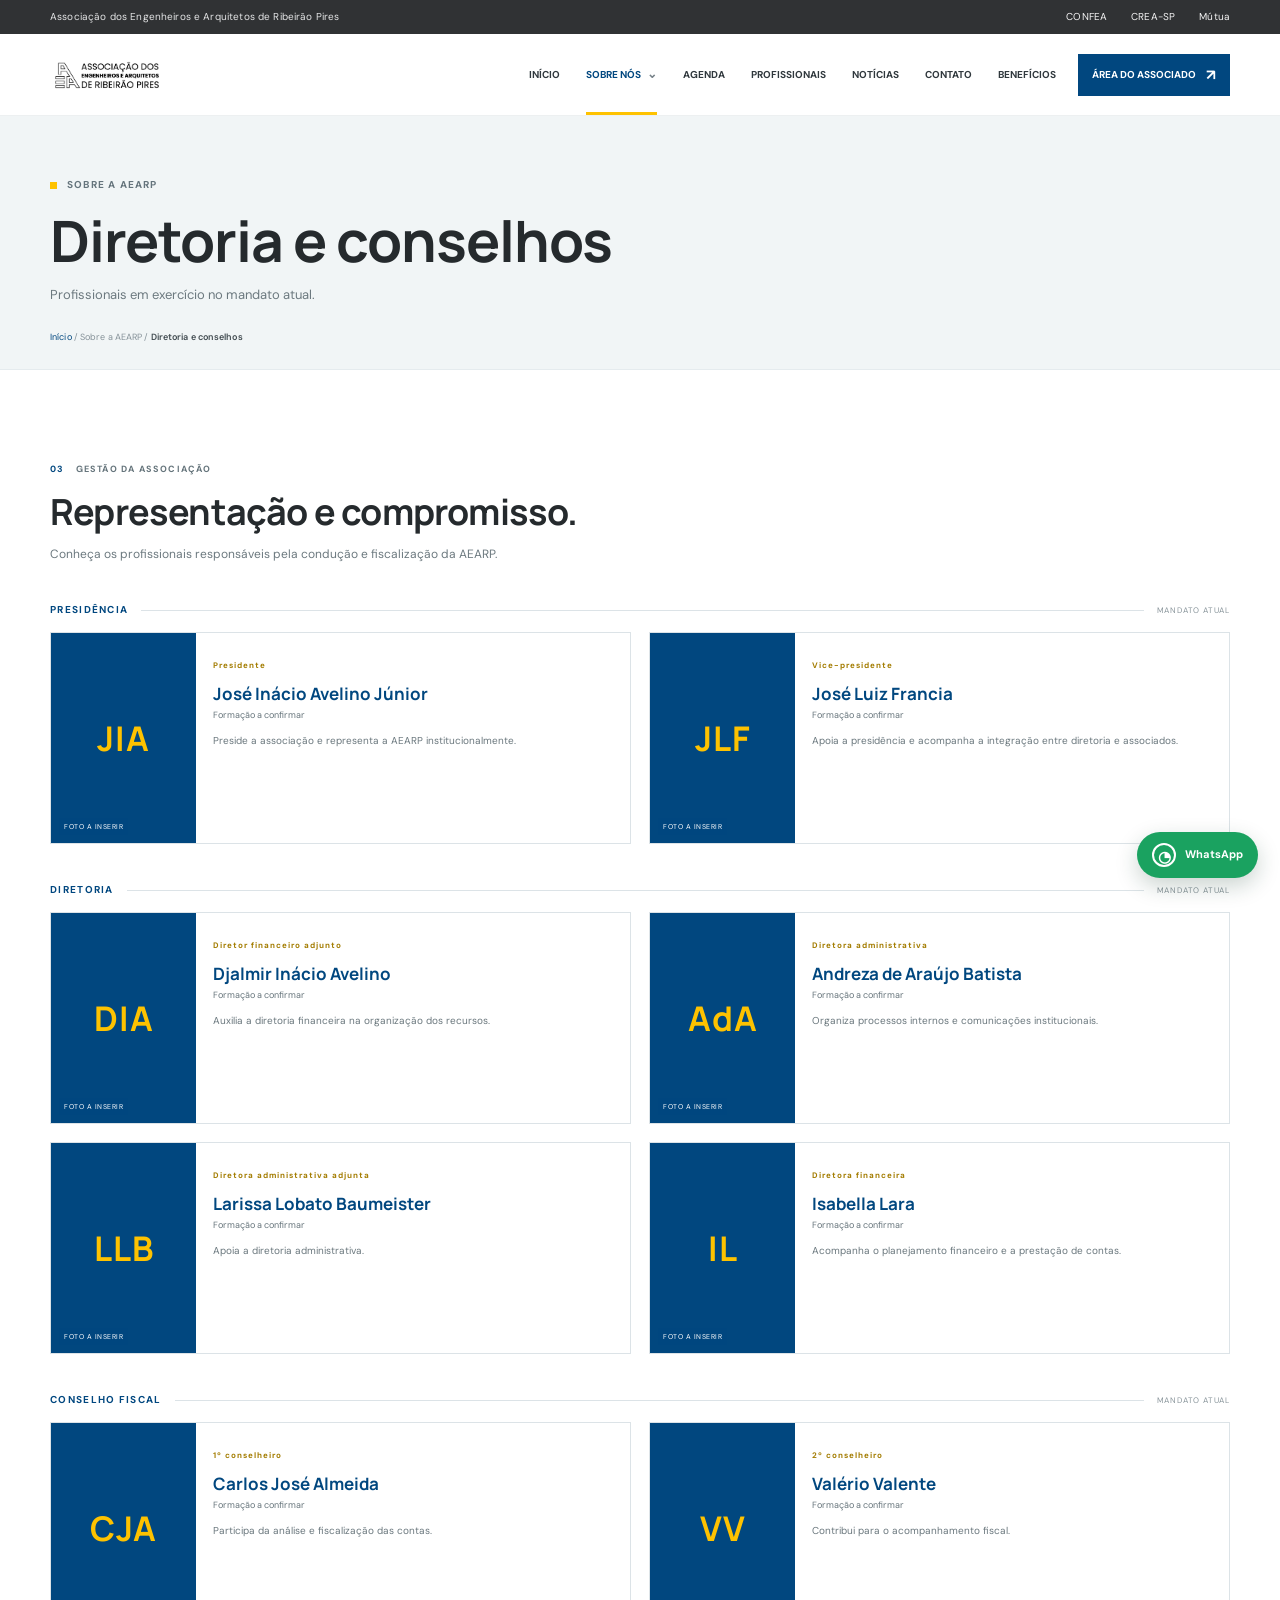
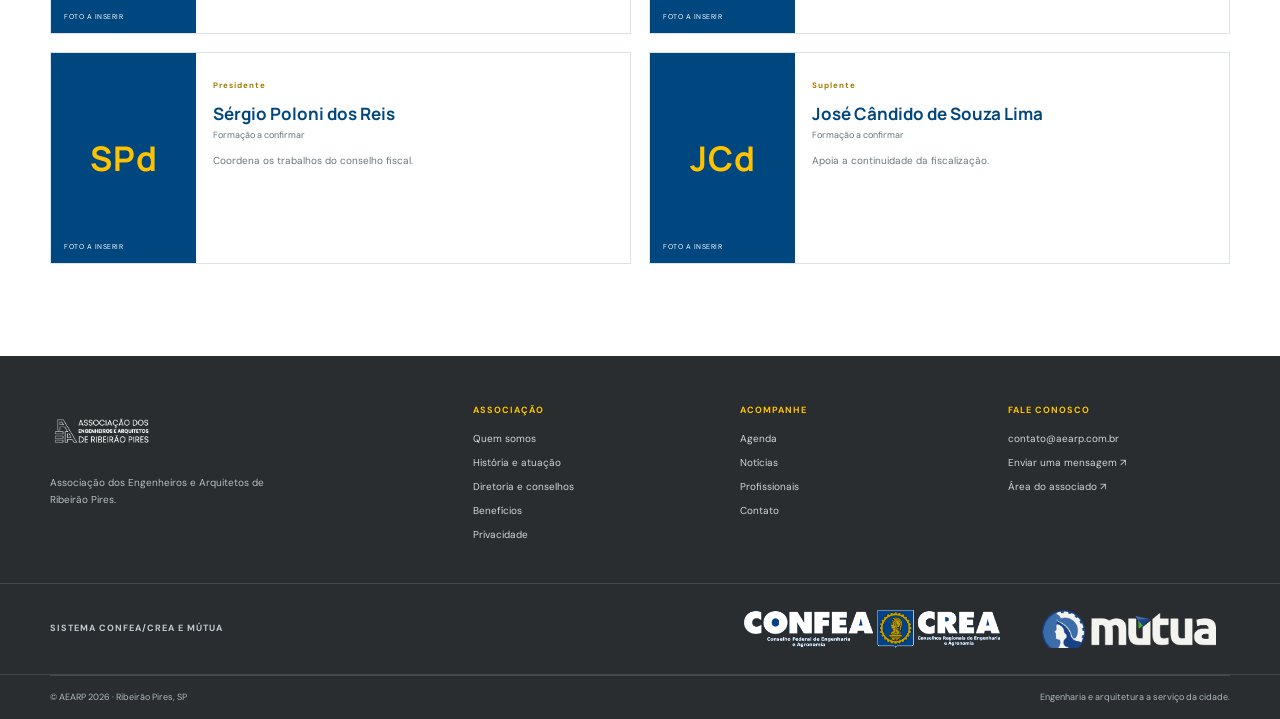
<file: diretoria.html>
<!doctype html><html lang="pt-BR"><head><meta charset="utf-8"><meta name="viewport" content="width=device-width,initial-scale=1"><meta name="theme-color" content="#01477f"><meta name="description" content="Conheça a diretoria e os conselhos da Associação dos Engenheiros e Arquitetos de Ribeirão Pires."><meta property="og:title" content="Diretoria | AEARP"><meta property="og:description" content="Conheça a diretoria e os conselhos da Associação dos Engenheiros e Arquitetos de Ribeirão Pires."><meta property="og:type" content="website"><title>Diretoria e conselhos | AEARP</title><link rel="preconnect" href="https://fonts.googleapis.com"><link rel="preconnect" crossorigin href="https://fonts.gstatic.com"><link href="https://fonts.googleapis.com/css2?family=DM+Sans:wght@400;500;600;700&family=Manrope:wght@400;500;600;700;800&display=swap" rel="stylesheet"><link rel="stylesheet" href="styles.css?v=20261026c"><link rel="stylesheet" href="leadership.css"><script defer src="site.js"></script><script defer src="link-feedback.js"></script><script defer src="leadership.js"></script></head><body data-page="diretoria"><div id="site-header"></div><main><section class="page-banner"><div class="container"><div class="eyebrow dark"><span></span> SOBRE A AEARP</div><h1>Diretoria e conselhos</h1><p>Profissionais em exercício no mandato atual.</p><div class="crumb"><a href="index.html">Início</a> / Sobre a AEARP / <b>Diretoria e conselhos</b></div></div></section><section class="section-pad leadership-section"><div class="container"><div id="publicLeadership"><div class="section-heading"><div class="section-label"><span>03</span> GESTÃO DA ASSOCIAÇÃO</div><h2>Representação e compromisso.</h2><p>Conheça os profissionais responsáveis pela condução e fiscalização da AEARP.</p></div><div class="leadership-group"><div class="group-heading"><span>DIRETORIA</span><i></i><small>MANDATO ATUAL</small></div><div class="leadership-grid">
<article class="leader-card"><div class="leader-photo"><div class="initials">JA</div><span>FOTO A INSERIR</span></div><div class="leader-info"><span class="leader-role">PRESIDENTE</span><h3>José Inácio Avelino Júnior</h3><p class="leader-formation">Formação a confirmar</p><p>Preside a associação, representa a AEARP institucionalmente e conduz as decisões estratégicas da gestão.</p></div></article>
<article class="leader-card"><div class="leader-photo"><div class="initials">JF</div><span>FOTO A INSERIR</span></div><div class="leader-info"><span class="leader-role">VICE-PRESIDENTE</span><h3>José Luiz Francia</h3><p class="leader-formation">Formação a confirmar</p><p>Apoia a presidência e acompanha as ações de integração entre diretoria e associados.</p></div></article>
<article class="leader-card"><div class="leader-photo"><div class="initials">IL</div><span>FOTO A INSERIR</span></div><div class="leader-info"><span class="leader-role">DIRETORA FINANCEIRA</span><h3>Isabella Lara</h3><p class="leader-formation">Formação a confirmar</p><p>Acompanha o planejamento financeiro, a prestação de contas e a sustentabilidade administrativa.</p></div></article>
<article class="leader-card"><div class="leader-photo"><div class="initials">DA</div><span>FOTO A INSERIR</span></div><div class="leader-info"><span class="leader-role">DIRETOR FINANCEIRO ADJUNTO</span><h3>Djalmir Inácio Avelino</h3><p class="leader-formation">Formação a confirmar</p><p>Auxilia a diretoria financeira na organização, acompanhamento e transparência dos recursos.</p></div></article>
<article class="leader-card"><div class="leader-photo"><div class="initials">AB</div><span>FOTO A INSERIR</span></div><div class="leader-info"><span class="leader-role">DIRETORA ADMINISTRATIVA</span><h3>Andreza de Araújo Batista</h3><p class="leader-formation">Formação a confirmar</p><p>Organiza processos internos, registros e comunicações que apoiam o funcionamento da entidade.</p></div></article>
<article class="leader-card"><div class="leader-photo"><div class="initials">LB</div><span>FOTO A INSERIR</span></div><div class="leader-info"><span class="leader-role">DIRETORA ADMINISTRATIVA ADJUNTA</span><h3>Larissa Lobato Baumeister</h3><p class="leader-formation">Formação a confirmar</p><p>Apoia a diretoria administrativa e contribui para a rotina institucional da AEARP.</p></div></article></div></div><div class="leadership-group"><div class="group-heading"><span>CONSELHO FISCAL</span><i></i><small>MANDATO ATUAL</small></div><div class="leadership-grid">
<article class="leader-card"><div class="leader-photo"><div class="initials">SP</div><span>FOTO A INSERIR</span></div><div class="leader-info"><span class="leader-role">PRESIDENTE</span><h3>Sérgio Poloni dos Reis</h3><p class="leader-formation">Formação a confirmar</p><p>Coordena os trabalhos do conselho fiscal e acompanha a transparência da gestão financeira.</p></div></article>
<article class="leader-card"><div class="leader-photo"><div class="initials">CA</div><span>FOTO A INSERIR</span></div><div class="leader-info"><span class="leader-role">1º CONSELHEIRO</span><h3>Carlos José Almeida</h3><p class="leader-formation">Formação a confirmar</p><p>Participa da análise e fiscalização das contas e dos resultados da associação.</p></div></article>
<article class="leader-card"><div class="leader-photo"><div class="initials">VV</div><span>FOTO A INSERIR</span></div><div class="leader-info"><span class="leader-role">2º CONSELHEIRO</span><h3>Valério Valente</h3><p class="leader-formation">Formação a confirmar</p><p>Contribui para o acompanhamento fiscal e a responsabilidade administrativa da entidade.</p></div></article>
<article class="leader-card"><div class="leader-photo"><div class="initials">JCS</div><span>FOTO A INSERIR</span></div><div class="leader-info"><span class="leader-role">SUPLENTE</span><h3>José Cândido de Souza Lima</h3><p class="leader-formation">Formação a confirmar</p><p>Atua como suplente do conselho fiscal, apoiando a continuidade dos trabalhos de fiscalização.</p></div></article></div></div><div class="leadership-note"><strong>Próximo passo</strong><span>As formações e fotos oficiais podem ser inseridas quando forem enviadas pela associação.</span><a class="arrow-link" href="contato.html">Atualizar informações <span>↗</span></a></div></div></div></section></main><div id="site-footer"></div></body></html>
</file>
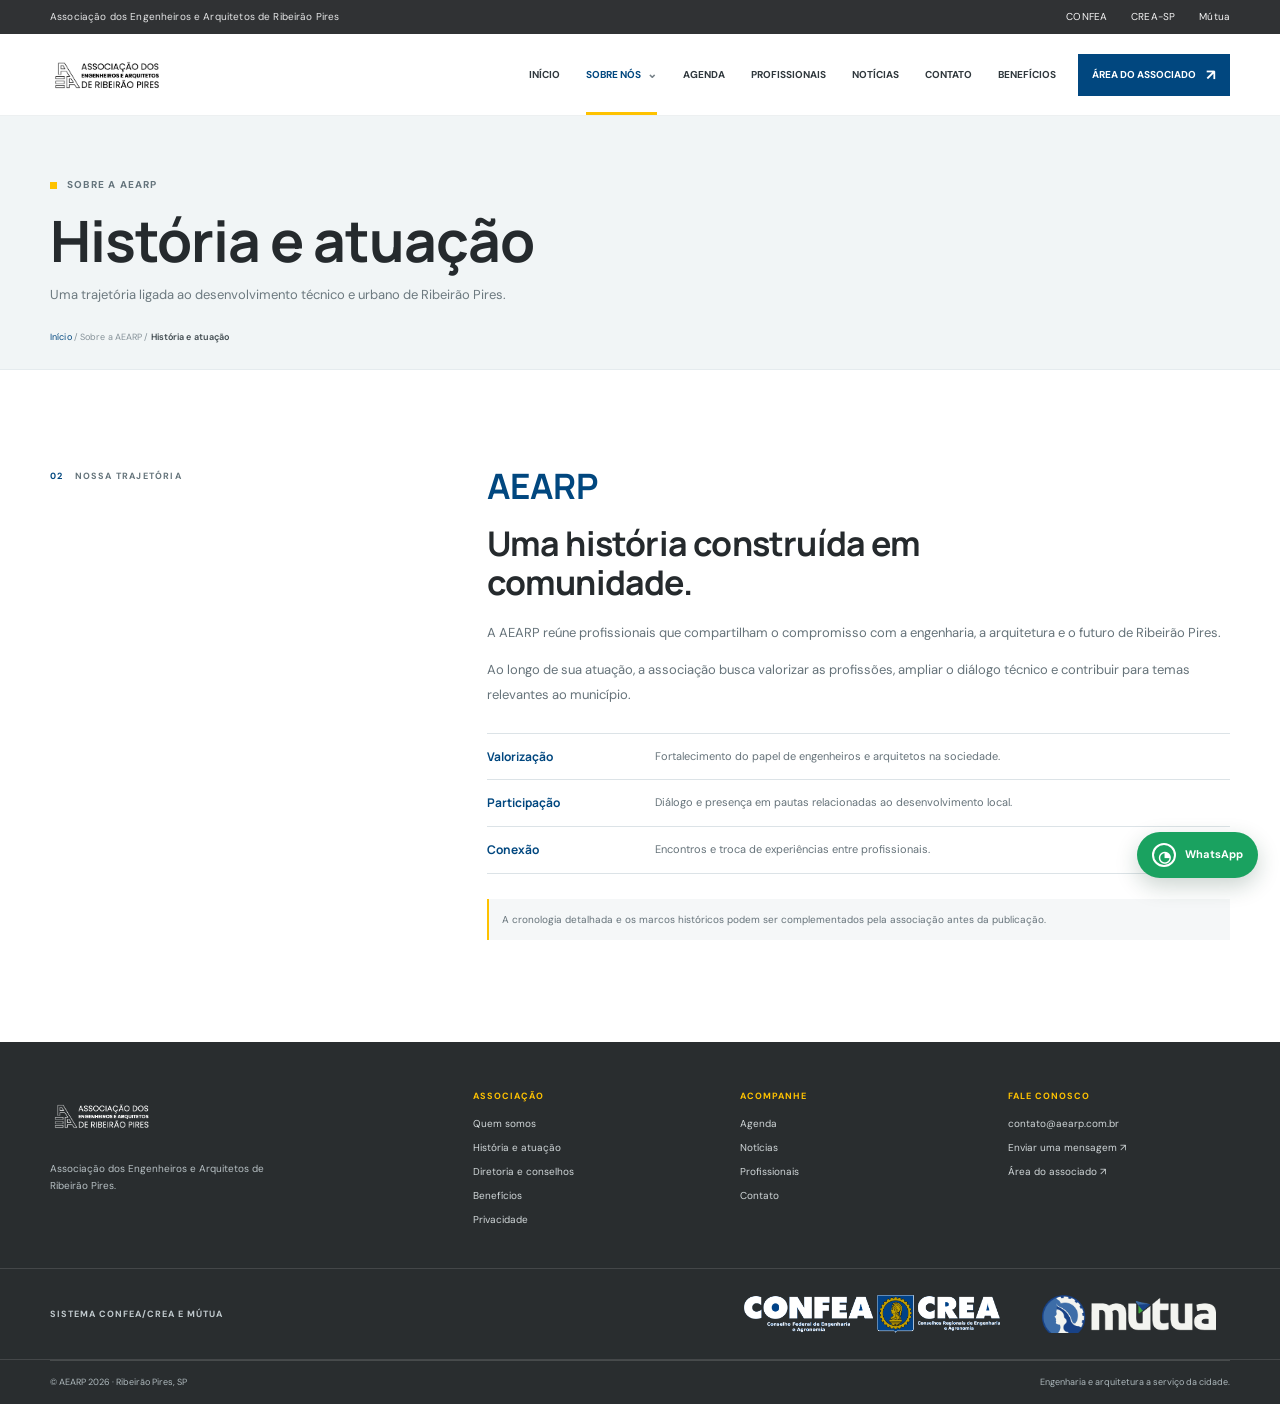
<file: historia.html>
<!doctype html><html lang="pt-BR"><head><meta charset="utf-8"><meta name="viewport" content="width=device-width,initial-scale=1"><meta name="theme-color" content="#01477f"><meta name="description" content="Conheça a história e a atuação da AEARP em Ribeirão Pires."><meta property="og:title" content="Historia | AEARP"><meta property="og:description" content="Conheça a história e a atuação da AEARP em Ribeirão Pires."><meta property="og:type" content="website"><title>História e atuação | AEARP</title><link rel="preconnect" href="https://fonts.googleapis.com"><link rel="preconnect" href="https://fonts.gstatic.com" crossorigin><link href="https://fonts.googleapis.com/css2?family=DM+Sans:wght@400;500;600;700&family=Manrope:wght@400;500;600;700;800&display=swap" rel="stylesheet"><link rel="stylesheet" href="styles.css?v=20261026c"><script defer src="site.js"></script><script defer src="link-feedback.js"></script></head><body data-page="historia"><div id="site-header"></div><main><section class="page-banner"><div class="container"><div class="eyebrow dark"><span></span> SOBRE A AEARP</div><h1>História e atuação</h1><p>Uma trajetória ligada ao desenvolvimento técnico e urbano de Ribeirão Pires.</p><div class="crumb"><a href="index.html">Início</a> / Sobre a AEARP / <b>História e atuação</b></div></div></section><section class="section-pad"><div class="container split-content"><div class="section-label"><span>02</span> NOSSA TRAJETÓRIA</div><div class="prose"><div class="history-year">AEARP</div><h2>Uma história construída em comunidade.</h2><p>A AEARP reúne profissionais que compartilham o compromisso com a engenharia, a arquitetura e o futuro de Ribeirão Pires.</p><p>Ao longo de sua atuação, a associação busca valorizar as profissões, ampliar o diálogo técnico e contribuir para temas relevantes ao município.</p><div class="timeline"><div><b>Valorização</b><span>Fortalecimento do papel de engenheiros e arquitetos na sociedade.</span></div><div><b>Participação</b><span>Diálogo e presença em pautas relacionadas ao desenvolvimento local.</span></div><div><b>Conexão</b><span>Encontros e troca de experiências entre profissionais.</span></div></div><p class="editor-note">A cronologia detalhada e os marcos históricos podem ser complementados pela associação antes da publicação.</p></div></div></section></main><div id="site-footer"></div></body></html>
</file>
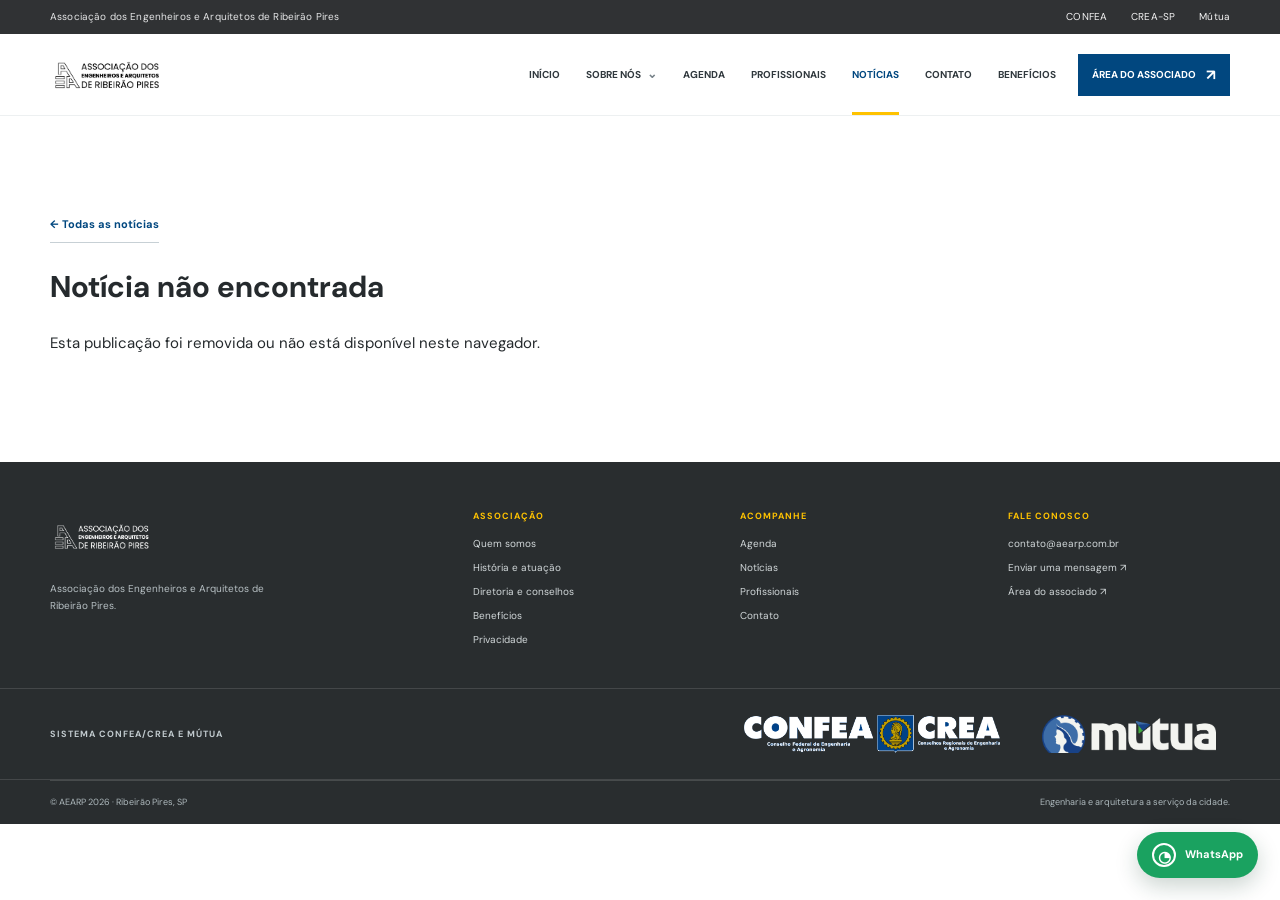
<file: noticia.html>
<!doctype html><html lang="pt-BR"><head><meta charset="utf-8"><meta name="viewport" content="width=device-width,initial-scale=1"><meta name="theme-color" content="#01477f"><meta name="description" content="Notícias e comunicados da Associação dos Engenheiros e Arquitetos de Ribeirão Pires."><meta property="og:title" content="Noticias | AEARP"><meta property="og:description" content="Notícias e comunicados da Associação dos Engenheiros e Arquitetos de Ribeirão Pires."><meta property="og:type" content="website"><title>Notícia | AEARP</title><link rel="preconnect" href="https://fonts.googleapis.com"><link rel="preconnect" crossorigin href="https://fonts.gstatic.com"><link href="https://fonts.googleapis.com/css2?family=DM+Sans:wght@400;500;600;700&family=Manrope:wght@400;500;600;700;800&display=swap" rel="stylesheet"><link rel="stylesheet" href="styles.css?v=20261026c"><script defer src="site.js"></script><script defer src="content.js"></script><script defer src="link-feedback.js"></script></head><body data-page="noticias"><div id="site-header"></div><main class="section-pad"><div class="container"><a class="arrow-link" href="noticias.html">← Todas as notícias</a><div id="newsDetail" aria-live="polite"><p>Carregando notícia…</p></div></div></main><div id="site-footer"></div></body></html>
</file>
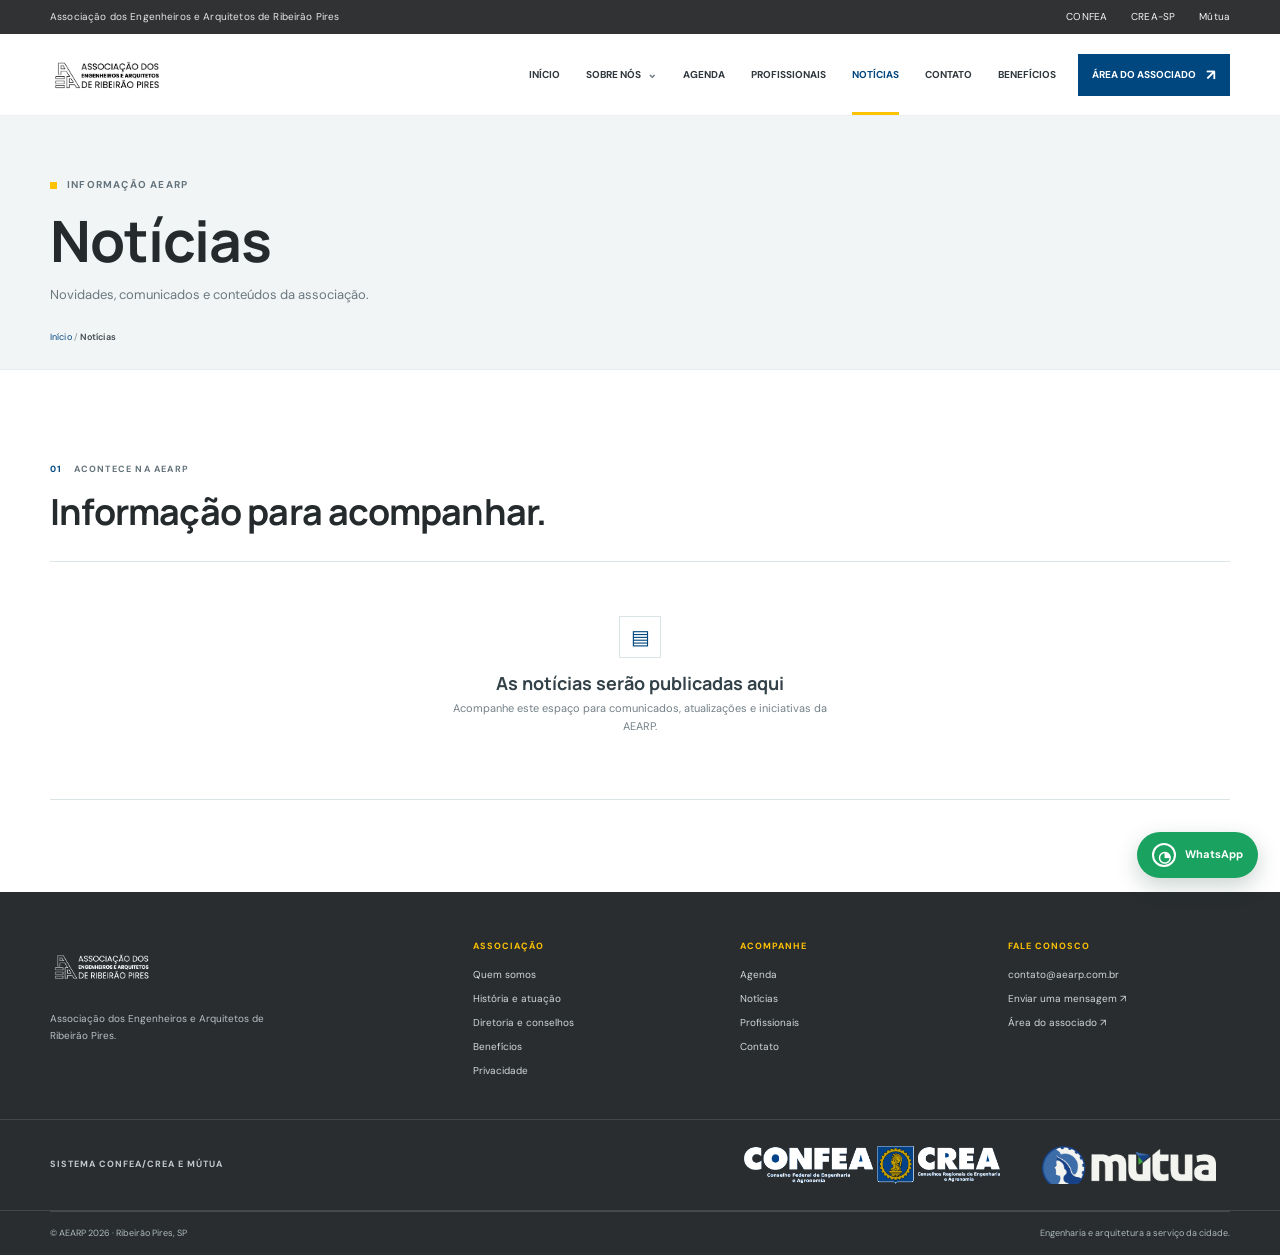
<file: noticias.html>
<!doctype html><html lang="pt-BR"><head><meta charset="utf-8"><meta name="viewport" content="width=device-width,initial-scale=1"><meta name="theme-color" content="#01477f"><meta name="description" content="Notícias e comunicados da Associação dos Engenheiros e Arquitetos de Ribeirão Pires."><meta property="og:title" content="Noticias | AEARP"><meta property="og:description" content="Notícias e comunicados da Associação dos Engenheiros e Arquitetos de Ribeirão Pires."><meta property="og:type" content="website"><title>Notícias | AEARP</title><link rel="preconnect" href="https://fonts.googleapis.com"><link rel="preconnect" crossorigin href="https://fonts.gstatic.com"><link href="https://fonts.googleapis.com/css2?family=DM+Sans:wght@400;500;600;700&family=Manrope:wght@400;500;600;700;800&display=swap" rel="stylesheet"><link rel="stylesheet" href="styles.css?v=20261026c"><script defer src="site.js"></script><script defer src="content.js"></script><script defer src="link-feedback.js"></script></head><body data-page="noticias"><div id="site-header"></div><main><section class="page-banner"><div class="container"><div class="eyebrow dark"><span></span> INFORMAÇÃO AEARP</div><h1>Notícias</h1><p>Novidades, comunicados e conteúdos da associação.</p><div class="crumb"><a href="index.html">Início</a> / <b>Notícias</b></div></div></section><section class="section-pad"><div class="container"><div class="section-heading"><div class="section-label"><span>01</span> ACONTECE NA AEARP</div><h2>Informação para acompanhar.</h2></div><div id="publicNews"><div class="empty-content"><span class="empty-glyph">▤</span><h3>As notícias serão publicadas aqui</h3><p>Acompanhe este espaço para comunicados, atualizações e iniciativas da AEARP.</p></div></div></div></section></main><div id="site-footer"></div></body></html>
</file>
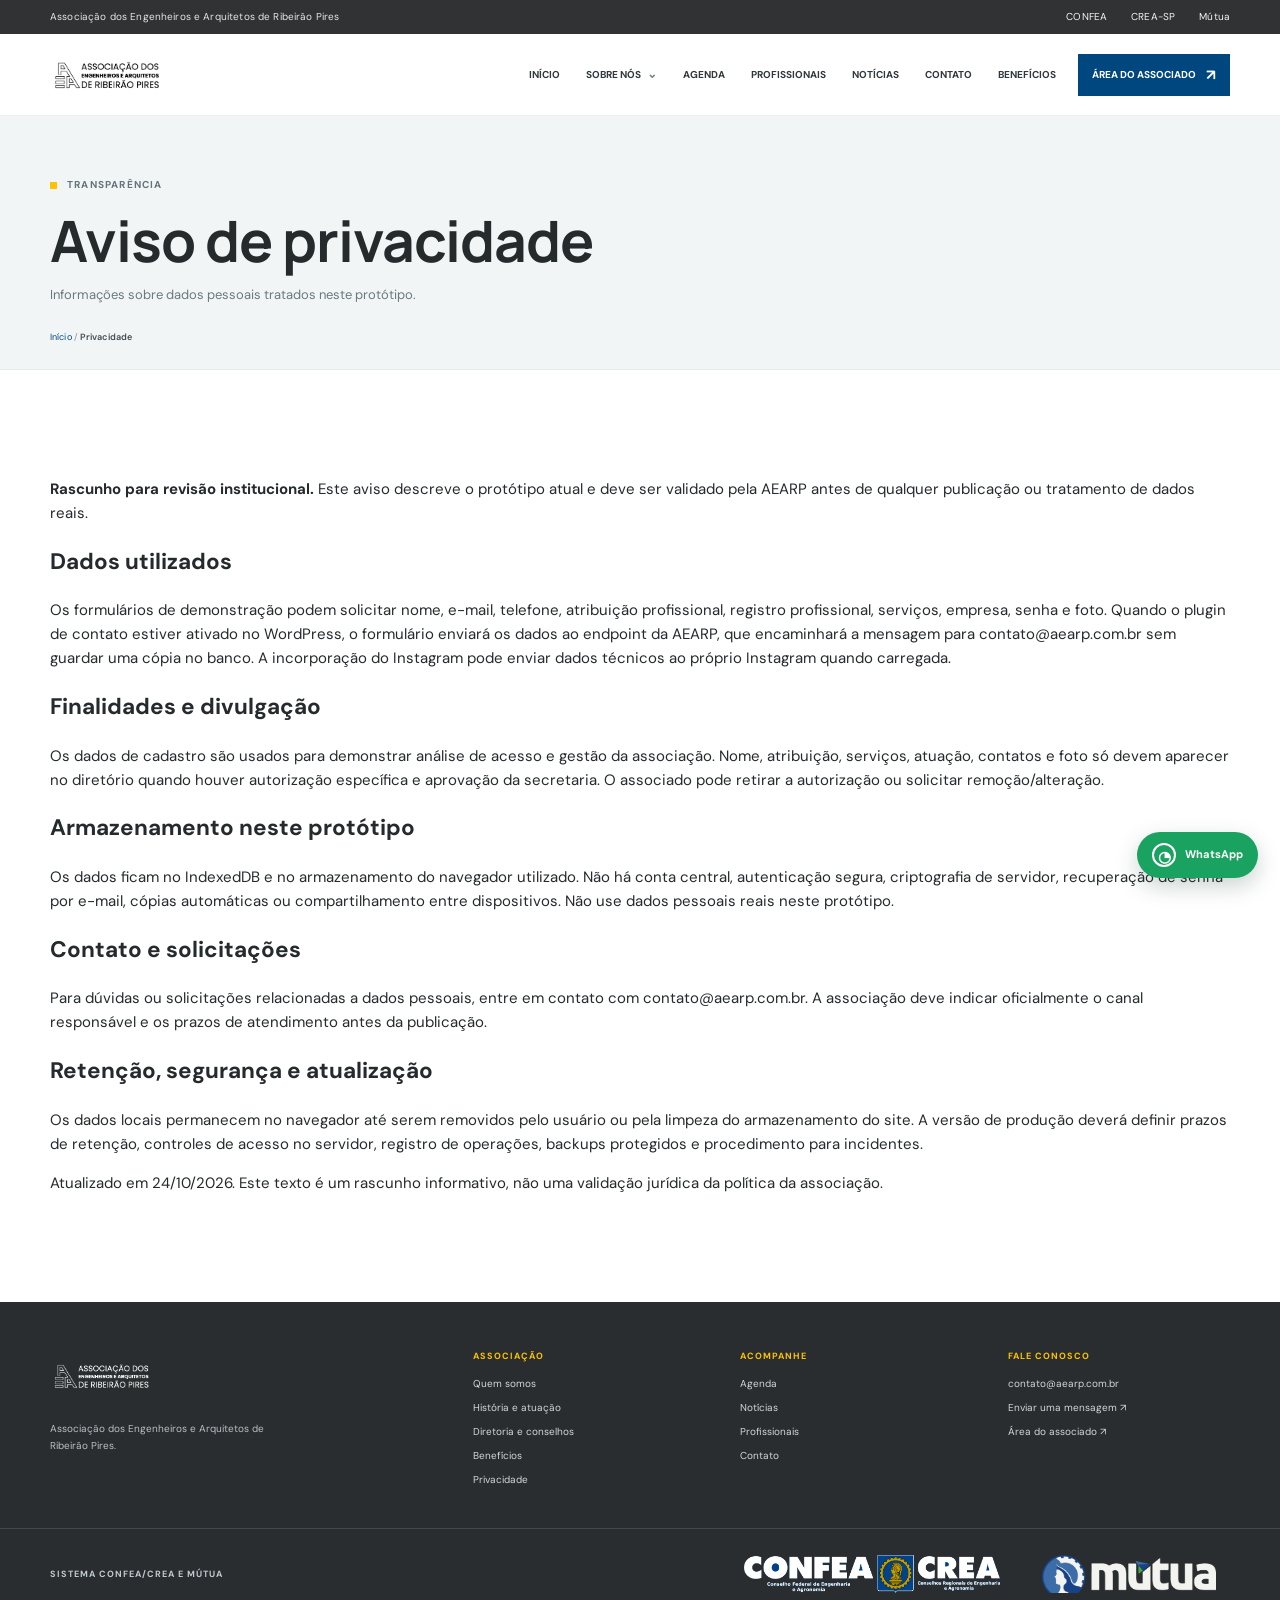
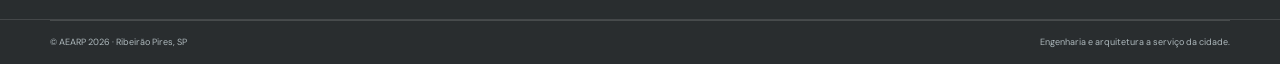
<file: privacidade.html>
<!doctype html>
<html lang="pt-BR"><head><meta charset="utf-8"><meta name="viewport" content="width=device-width,initial-scale=1"><meta name="theme-color" content="#01477f"><meta name="description" content="Aviso de privacidade do site da AEARP e informações sobre dados de associados e visitantes."><meta property="og:title" content="Privacidade | AEARP"><meta property="og:description" content="Como o site da AEARP trata dados pessoais."><meta property="og:type" content="website"><title>Privacidade | AEARP</title><link rel="preconnect" href="https://fonts.googleapis.com"><link rel="preconnect" crossorigin href="https://fonts.gstatic.com"><link href="https://fonts.googleapis.com/css2?family=DM+Sans:wght@400;500;600;700&family=Manrope:wght@400;500;600;700;800&display=swap" rel="stylesheet"><link rel="stylesheet" href="styles.css?v=20261026c"><script defer src="site.js"></script><script defer src="link-feedback.js"></script></head><body data-page="privacidade"><div id="site-header"></div><main><section class="page-banner"><div class="container"><div class="eyebrow dark"><span></span> TRANSPARÊNCIA</div><h1>Aviso de privacidade</h1><p>Informações sobre dados pessoais tratados neste protótipo.</p><div class="crumb"><a href="index.html">Início</a> / <b>Privacidade</b></div></div></section><section class="section-pad"><article class="container privacy-document"><p><strong>Rascunho para revisão institucional.</strong> Este aviso descreve o protótipo atual e deve ser validado pela AEARP antes de qualquer publicação ou tratamento de dados reais.</p><h2>Dados utilizados</h2><p>Os formulários de demonstração podem solicitar nome, e-mail, telefone, atribuição profissional, registro profissional, serviços, empresa, senha e foto. Quando o plugin de contato estiver ativado no WordPress, o formulário enviará os dados ao endpoint da AEARP, que encaminhará a mensagem para contato@aearp.com.br sem guardar uma cópia no banco. A incorporação do Instagram pode enviar dados técnicos ao próprio Instagram quando carregada.</p><h2>Finalidades e divulgação</h2><p>Os dados de cadastro são usados para demonstrar análise de acesso e gestão da associação. Nome, atribuição, serviços, atuação, contatos e foto só devem aparecer no diretório quando houver autorização específica e aprovação da secretaria. O associado pode retirar a autorização ou solicitar remoção/alteração.</p><h2>Armazenamento neste protótipo</h2><p>Os dados ficam no IndexedDB e no armazenamento do navegador utilizado. Não há conta central, autenticação segura, criptografia de servidor, recuperação de senha por e-mail, cópias automáticas ou compartilhamento entre dispositivos. Não use dados pessoais reais neste protótipo.</p><h2>Contato e solicitações</h2><p>Para dúvidas ou solicitações relacionadas a dados pessoais, entre em contato com <a href="mailto:contato@aearp.com.br">contato@aearp.com.br</a>. A associação deve indicar oficialmente o canal responsável e os prazos de atendimento antes da publicação.</p><h2>Retenção, segurança e atualização</h2><p>Os dados locais permanecem no navegador até serem removidos pelo usuário ou pela limpeza do armazenamento do site. A versão de produção deverá definir prazos de retenção, controles de acesso no servidor, registro de operações, backups protegidos e procedimento para incidentes.</p><p>Atualizado em 24/10/2026. Este texto é um rascunho informativo, não uma validação jurídica da política da associação.</p></article></section></main><div id="site-footer"></div></body></html>
</file>
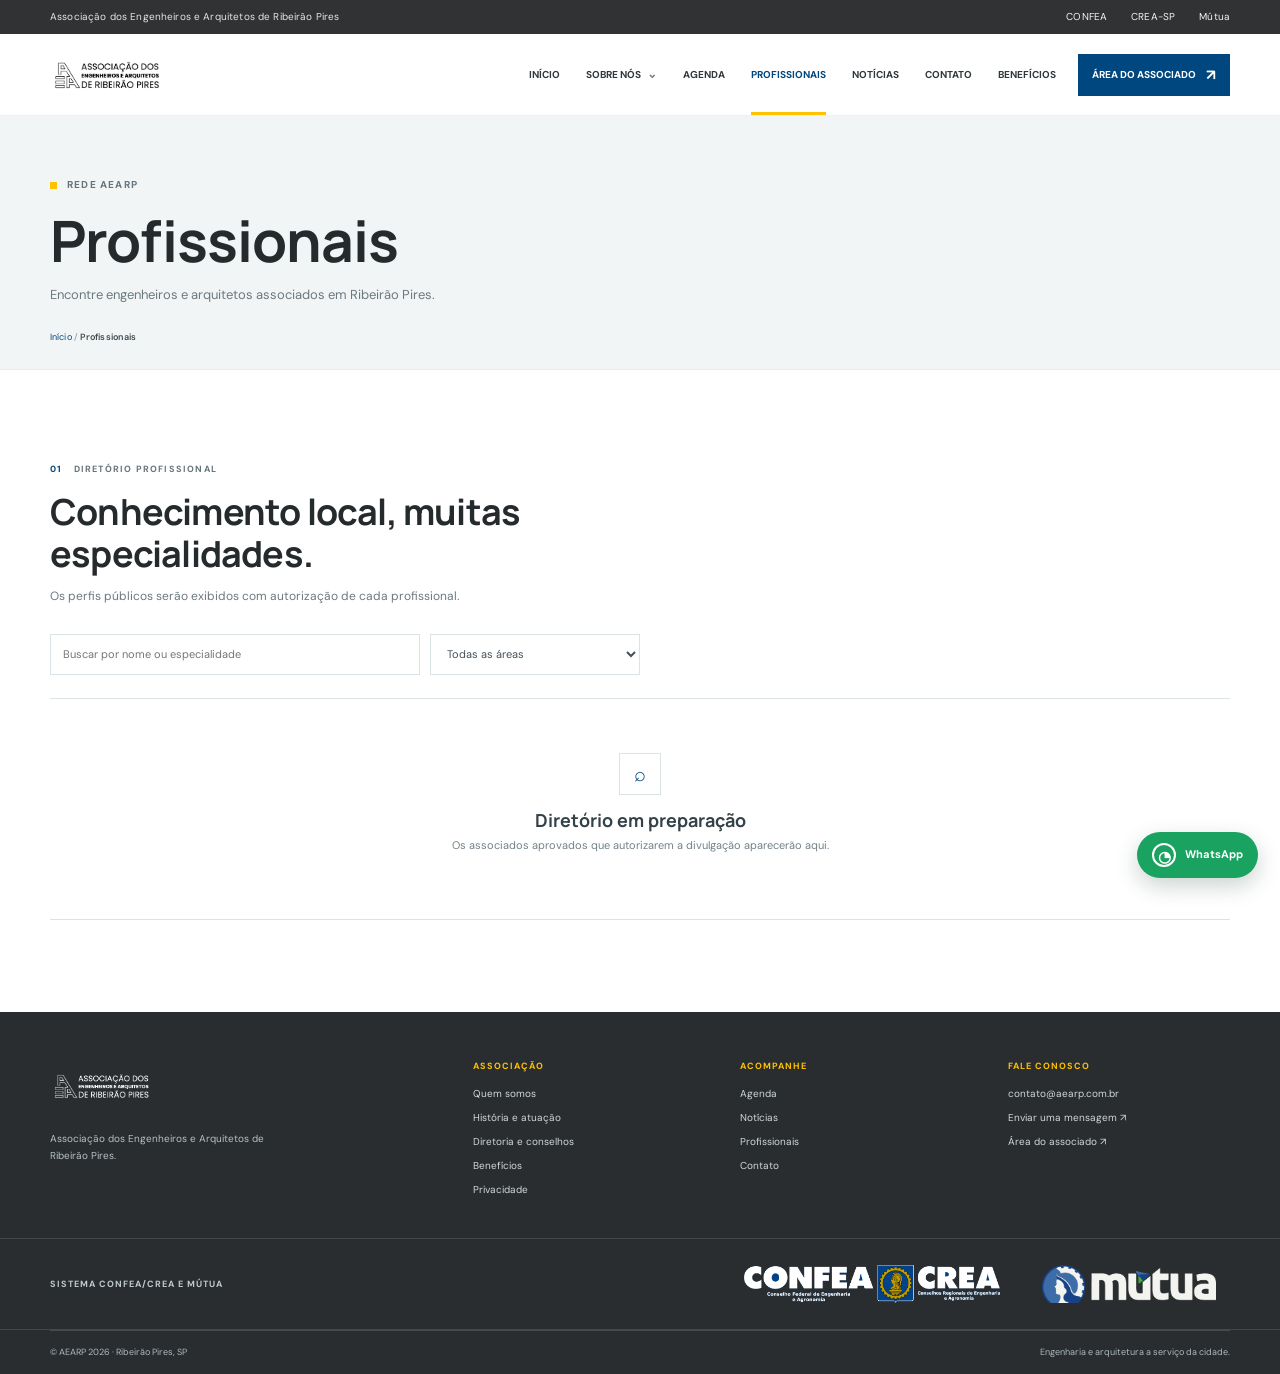
<file: profissionais.html>
<!doctype html><html lang="pt-BR"><head><meta charset="utf-8"><meta name="viewport" content="width=device-width,initial-scale=1"><meta name="theme-color" content="#01477f"><meta name="description" content="Encontre profissionais associados à AEARP em Ribeirão Pires."><meta property="og:title" content="Profissionais | AEARP"><meta property="og:description" content="Encontre profissionais associados à AEARP em Ribeirão Pires."><meta property="og:type" content="website"><title>Profissionais | AEARP</title><link rel="preconnect" href="https://fonts.googleapis.com"><link rel="preconnect" crossorigin href="https://fonts.gstatic.com"><link href="https://fonts.googleapis.com/css2?family=DM+Sans:wght@400;500;600;700&family=Manrope:wght@400;500;600;700;800&display=swap" rel="stylesheet"><link rel="stylesheet" href="styles.css?v=20261026c"><script defer src="site.js"></script><script defer src="link-feedback.js"></script><script defer src="content.js"></script></head><body data-page="profissionais"><div id="site-header"></div><main><section class="page-banner"><div class="container"><div class="eyebrow dark"><span></span> REDE AEARP</div><h1>Profissionais</h1><p>Encontre engenheiros e arquitetos associados em Ribeirão Pires.</p><div class="crumb"><a href="index.html">Início</a> / <b>Profissionais</b></div></div></section><section class="section-pad"><div class="container"><div class="section-heading"><div class="section-label"><span>01</span> DIRETÓRIO PROFISSIONAL</div><h2>Conhecimento local, muitas especialidades.</h2><p>Os perfis públicos serão exibidos com autorização de cada profissional.</p></div><div class="directory-controls"><label><span class="sr-only">Buscar profissional</span><input id="professionalSearch" type="search" placeholder="Buscar por nome ou especialidade"></label><label><span class="sr-only">Filtrar área</span><select id="professionalFilter"><option value="all">Todas as áreas</option><option>Engenheiro</option><option>Arquiteto</option><option>Estudante</option><option>Técnico</option></select></label></div><div id="publicProfessionals"><div class="empty-content"><span class="empty-glyph">⌕</span><h3>Diretório em preparação</h3><p>Os associados aprovados que autorizarem a divulgação aparecerão aqui.</p></div></div></div></section></main><div id="site-footer"></div></body></html>
</file>
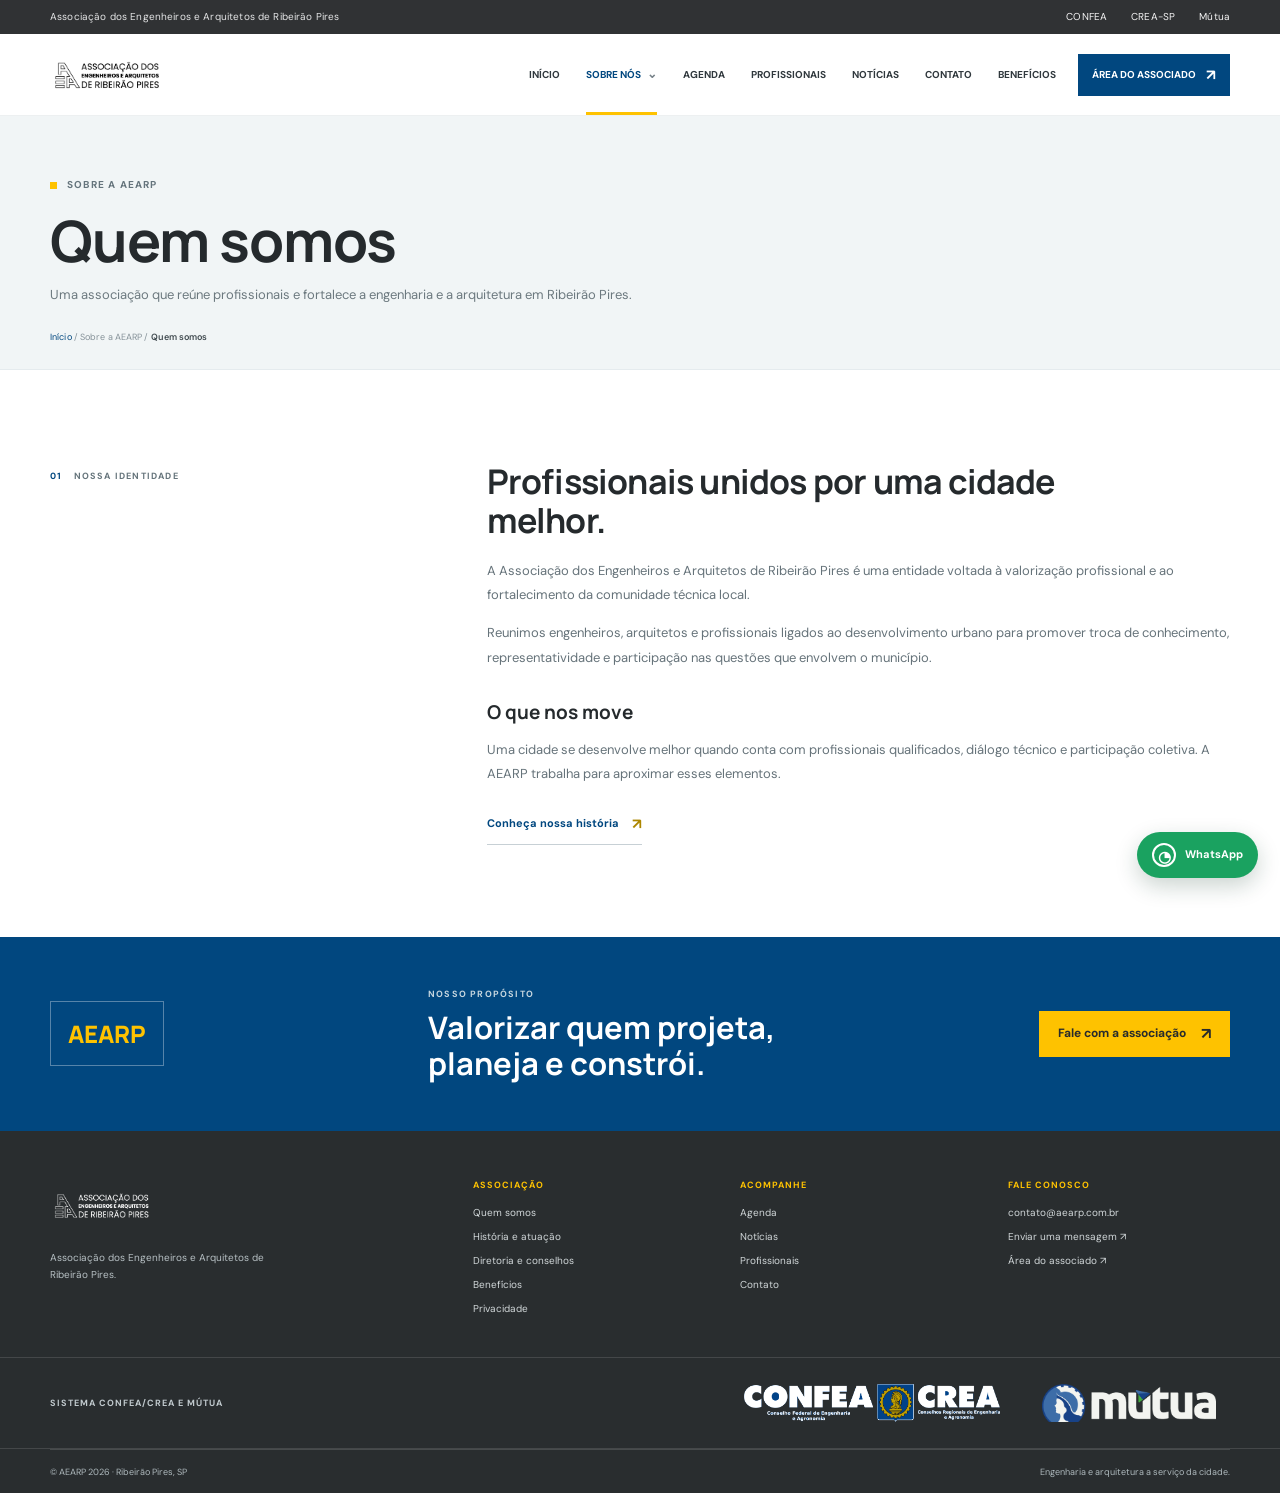
<file: quem-somos.html>
<!doctype html><html lang="pt-BR"><head><meta charset="utf-8"><meta name="viewport" content="width=device-width,initial-scale=1"><meta name="theme-color" content="#01477f"><meta name="description" content="Conheça a Associação dos Engenheiros e Arquitetos de Ribeirão Pires."><meta property="og:title" content="Quem-Somos | AEARP"><meta property="og:description" content="Conheça a Associação dos Engenheiros e Arquitetos de Ribeirão Pires."><meta property="og:type" content="website"><title>Quem somos | AEARP</title><link rel="preconnect" href="https://fonts.googleapis.com"><link rel="preconnect" href="https://fonts.gstatic.com" crossorigin><link href="https://fonts.googleapis.com/css2?family=DM+Sans:wght@400;500;600;700&family=Manrope:wght@400;500;600;700;800&display=swap" rel="stylesheet"><link rel="stylesheet" href="styles.css?v=20261026c"><script defer src="site.js"></script><script defer src="link-feedback.js"></script></head><body data-page="quem-somos"><div id="site-header"></div><main><section class="page-banner"><div class="container"><div class="eyebrow dark"><span></span> SOBRE A AEARP</div><h1>Quem somos</h1><p>Uma associação que reúne profissionais e fortalece a engenharia e a arquitetura em Ribeirão Pires.</p><div class="crumb"><a href="index.html">Início</a> / Sobre a AEARP / <b>Quem somos</b></div></div></section><section class="section-pad"><div class="container split-content"><div class="section-label"><span>01</span> NOSSA IDENTIDADE</div><div class="prose"><h2>Profissionais unidos por uma cidade melhor.</h2><p>A Associação dos Engenheiros e Arquitetos de Ribeirão Pires é uma entidade voltada à valorização profissional e ao fortalecimento da comunidade técnica local.</p><p>Reunimos engenheiros, arquitetos e profissionais ligados ao desenvolvimento urbano para promover troca de conhecimento, representatividade e participação nas questões que envolvem o município.</p><h3>O que nos move</h3><p>Uma cidade se desenvolve melhor quando conta com profissionais qualificados, diálogo técnico e participação coletiva. A AEARP trabalha para aproximar esses elementos.</p><a class="arrow-link" href="historia.html">Conheça nossa história <span>↗</span></a></div></div></section><section class="blue-band"><div class="container blue-band-inner"><span class="band-mark">AEARP</span><div><div class="section-label light">NOSSO PROPÓSITO</div><h2>Valorizar quem projeta,<br>planeja e constrói.</h2></div><a class="btn btn-gold" href="contato.html">Fale com a associação <span>↗</span></a></div></section></main><div id="site-footer"></div></body></html>
</file>
<file: styles.css>
:root{--blue:#01477f;--blue-deep:#00385f;--blue-bright:#0069be;--gold:#fec200;--gold-light:#ffd13b;--ink:#252a2d;--muted:#69767d;--line:#dce3e7;--paper:#f4f7f8;--white:#fff;--sans:'DM Sans',Arial,sans-serif;--display:'Manrope','DM Sans',Arial,sans-serif}*{box-sizing:border-box}html{scroll-behavior:smooth}body{margin:0;background:#fff;color:var(--ink);font-family:var(--sans);font-size:15px;line-height:1.6}button,input,select,textarea{font:inherit}a{color:inherit;text-decoration:none}button,a{-webkit-tap-highlight-color:transparent}.container{width:min(1180px,calc(100% - 64px));margin-inline:auto}.utility-bar{background:#303234;color:#e5e6e7;font-size:10px;letter-spacing:.15px}.utility-inner{min-height:34px;display:flex;align-items:center;justify-content:space-between}.utility-inner>div{display:flex;gap:24px}.utility-inner a{color:#f5f5f5}.utility-inner a:hover{color:var(--gold)}.site-header{height:82px;background:#fff;position:relative;z-index:20;border-bottom:1px solid #edf0f1}.header-inner{height:100%;display:flex;align-items:center;justify-content:space-between}.brand{display:flex;align-items:center;flex:none}.brand img{width:115px;height:58px;object-fit:contain}.main-nav{display:flex;align-items:stretch;height:100%;gap:0}.nav-link,.member-nav{height:100%;padding:0 13px;display:flex;align-items:center;gap:6px;color:#30383d;text-transform:uppercase;font-size:10px;font-weight:700;white-space:nowrap;position:relative}.nav-link:after{content:'';height:3px;position:absolute;bottom:0;left:13px;right:13px;background:transparent}.nav-link:hover,.nav-link.active,.nav-group.active>.nav-link{color:var(--blue)}.nav-link:hover:after,.nav-link.active:after,.nav-group.active>.nav-link:after{background:var(--gold)}.nav-caret{font-size:12px;color:#758087}.nav-group{position:relative;display:flex}.nav-dropdown{position:absolute;left:0;top:calc(100% - 1px);width:215px;background:white;box-shadow:0 12px 28px #1e35421f;border-top:3px solid var(--gold);padding:8px 0;opacity:0;visibility:hidden;transform:translateY(5px);transition:.18s}.nav-group:hover .nav-dropdown,.nav-group:focus-within .nav-dropdown{opacity:1;visibility:visible;transform:translateY(0)}.nav-dropdown a{display:block;padding:10px 16px;font-size:12px;color:#465158}.nav-dropdown a:hover,.nav-dropdown a[aria-current=page]{color:var(--blue);background:#f2f6f8}.member-nav{height:42px;align-self:center;padding:0 14px;background:var(--blue);color:white;margin-left:9px;gap:10px}.member-nav:hover,.member-nav.active{background:var(--blue-deep);color:var(--gold)}.member-nav span{font-size:15px}.menu-toggle{display:none;background:none;border:0;padding:8px}.menu-toggle span{display:block;width:22px;height:2px;background:var(--blue);margin:5px}
.home-hero{height:min(700px,calc(100vh - 116px));min-height:560px;position:relative;display:flex;align-items:center;background:var(--blue-deep);color:#fff;overflow:hidden}.hero-image{position:absolute;inset:0 0 0 34%;background-image:url('assets/sede-aearp.jpeg');background-size:cover;background-position:center 53%;filter:saturate(.86)}.hero-shade{position:absolute;inset:0;background:linear-gradient(90deg,#00385f 0%,#00385ff2 31%,#00385fba 51%,#00385f25 100%),linear-gradient(0deg,#00385f60,transparent 34%)}.home-copy{position:relative;z-index:1;padding-bottom:25px}.eyebrow{font-size:10px;font-weight:700;letter-spacing:1.2px;text-transform:uppercase;color:#dae7ef;display:flex;align-items:center;gap:10px}.eyebrow>span{width:7px;height:7px;background:var(--gold);display:inline-block}.eyebrow.dark{color:#65747c}.home-copy h1{font:700 clamp(45px,6vw,76px)/1.06 var(--display);letter-spacing:-1.6px;margin:24px 0 18px;max-width:730px}.home-copy h1 em{font-style:normal;color:var(--gold)}.home-copy>p{font-size:15px;line-height:1.8;max-width:465px;color:#d6e0e7}.hero-buttons{display:flex;align-items:center;gap:26px;margin-top:30px}.btn{min-height:46px;border:0;padding:0 19px;display:inline-flex;align-items:center;justify-content:center;gap:15px;font-size:12px;font-weight:700;cursor:pointer;transition:background .18s,transform .18s}.btn:hover{transform:translateY(-1px)}.btn span{font-size:16px}.btn-gold{background:var(--gold);color:#282b2c}.btn-gold:hover{background:var(--gold-light)}.btn-blue{background:var(--blue);color:#fff}.btn-blue:hover{background:var(--blue-deep)}.hero-text-link{font-size:12px;font-weight:600;color:#e6edf1}.hero-text-link span{margin-left:9px;color:var(--gold)}.hero-stamp{position:absolute;right:6%;top:50%;transform:translateY(-50%);display:grid;grid-template-columns:40px 1px auto;align-items:center;gap:12px;color:white}.hero-stamp>span{font:700 19px var(--display);writing-mode:vertical-rl;transform:rotate(180deg);color:var(--gold)}.hero-stamp i{height:58px;width:1px;background:#ffffff88}.hero-stamp small{font-size:10px;line-height:1.6}.hero-bottom{position:absolute;bottom:0;left:0;right:0;min-height:48px;border-top:1px solid #ffffff3b;display:flex;align-items:center;justify-content:space-between;padding:0 max(calc((100vw - 1180px)/2),32px);color:#d7e0e4;font-size:9px;letter-spacing:.9px}.hero-bottom span:last-child{color:var(--gold)}.section-pad{padding:92px 0}.intro-grid{display:grid;grid-template-columns:1fr 2fr .9fr;gap:48px}.section-label{font-size:9px;letter-spacing:1.2px;font-weight:700;color:#65747b}.section-label span{color:var(--blue);margin-right:8px}.intro-grid h2,.join-row h2,.section-heading h2,.prose h2,.contact-aside h2{font:700 clamp(32px,4vw,45px)/1.16 var(--display);letter-spacing:-.8px;margin:0 0 18px;color:#252a2d}.intro-grid h2 em{font-style:normal;color:var(--blue)}.intro-grid>div:nth-child(2)>p,.join-row p{max-width:580px;color:#66737a;line-height:1.85;font-size:13px}.arrow-link{font-size:11px;font-weight:700;color:var(--blue);display:inline-flex;gap:13px;align-items:center;border-bottom:1px solid #c7d0d5;padding-bottom:8px;margin-top:8px}.arrow-link span{color:#ad8700;font-size:15px}.intro-stat{border-left:1px solid var(--line);padding:0 0 0 23px;display:flex;flex-direction:column;align-items:flex-start}.intro-stat strong{font:700 27px var(--display);color:var(--blue)}.intro-stat>span{font-size:11px;line-height:1.7;color:#707d83;margin:8px 0 19px}.mini-rule{height:1px;background:var(--line);width:100%}.intro-stat a{font-size:10px;font-weight:700;color:var(--blue);margin-top:13px}.intro-stat a b{font-size:15px;margin-left:8px;color:#ad8700}.home-paths{background:#f1f5f6;padding:78px 0 85px}.paths-heading{display:flex;justify-content:space-between;align-items:end;margin-bottom:30px}.section-label.light{color:#c6d6df}.section-label.light span{color:var(--gold)}.paths-heading h2,.blue-band h2{font:700 39px/1.14 var(--display);margin:14px 0 0;color:#fff}.paths-heading>p{max-width:340px;color:#65747b;font-size:12px;line-height:1.8;margin:0 0 4px}.path-grid{display:grid;grid-template-columns:repeat(3,1fr);border-top:1px solid #cbd5d9;border-bottom:1px solid #cbd5d9}.path-item{min-height:203px;padding:22px 25px;position:relative;border-right:1px solid #cbd5d9;transition:background .2s}.path-item:first-child{border-left:1px solid #cbd5d9}.path-item:hover{background:#fff}.path-index{font-size:9px;letter-spacing:1px;color:#7d898e}.path-item h3{font:700 22px var(--display);margin:26px 0 5px;color:var(--blue)}.path-item p{font-size:11px;color:#6e7b81;max-width:230px}.path-arrow{position:absolute;right:22px;bottom:17px;color:#b18a00;font-size:18px}.home-join{padding:72px 0}.join-row{display:grid;grid-template-columns:1fr 2fr auto;gap:45px;align-items:center}.join-row h2{margin:15px 0 9px}.join-row p{margin:0;max-width:550px}.join-row>.btn{align-self:center}.site-footer{background:#292d2f;color:#e8ebec}.footer-main{display:grid;grid-template-columns:1.7fr 1fr 1fr 1fr;gap:45px;padding-top:47px;padding-bottom:40px}.footer-brand img{width:104px;height:54px;object-fit:contain;object-position:left center;filter:brightness(0) invert(1)}.footer-brand p{max-width:230px;color:#b7c0c4;font-size:10px;line-height:1.7;margin-top:10px}.footer-column{display:flex;flex-direction:column;gap:8px}.footer-column b{font-size:9px;letter-spacing:1px;color:var(--gold);margin-bottom:5px}.footer-column a{font-size:10px;color:#d1d7d9}.footer-column a:hover{color:var(--gold)}.footer-bottom{min-height:44px;border-top:1px solid #ffffff24;display:flex;align-items:center;justify-content:space-between;color:#aeb9bd;font-size:9px}
.page-banner{background:#f1f5f6;padding:61px 0 24px;border-bottom:1px solid #e5ebee}.page-banner h1{font:700 clamp(39px,5vw,57px)/1.1 var(--display);letter-spacing:-1px;color:#252a2d;margin:16px 0 9px}.page-banner p{max-width:620px;color:#6c797f;font-size:13px;margin-bottom:25px}.crumb{font-size:9px;color:#859198;letter-spacing:.1px}.crumb a{color:var(--blue)}.crumb b{font-weight:600;color:#414b50}.split-content{display:grid;grid-template-columns:1fr 2fr;gap:65px}.split-content>.section-label{padding-top:7px}.prose{max-width:760px}.prose h2{font-size:34px;max-width:620px}.prose h3{font:700 19px var(--display);margin:28px 0 6px}.prose p{font-size:13px;line-height:1.9;color:#66737a}.prose .arrow-link{margin-top:12px}.history-year{font:700 35px var(--display);color:var(--blue);margin-bottom:14px}.timeline{border-top:1px solid var(--line);margin:25px 0}.timeline>div{display:grid;grid-template-columns:150px 1fr;gap:18px;padding:14px 0;border-bottom:1px solid var(--line)}.timeline b{font:700 12px var(--display);color:var(--blue)}.timeline span{font-size:11px;color:#66737a}.editor-note{font-size:10px!important;background:#f5f7f8;padding:11px 13px;border-left:2px solid var(--gold)}.blue-band{background:var(--blue);color:#fff;padding:50px 0}.blue-band-inner{display:flex;align-items:center;justify-content:space-between;gap:30px}.blue-band h2{font-size:31px;margin-top:9px}.band-mark{font:800 24px var(--display);color:var(--gold);border:1px solid #ffffff55;padding:15px 17px}.section-heading{margin-bottom:28px;max-width:720px}.section-heading h2{font-size:36px;margin:15px 0 8px}.section-heading>p{font-size:12px;color:#6c797f;margin-bottom:0}.notice-panel{border:1px solid var(--line);padding:30px;max-width:720px;background:#fafbfb}.notice-panel>span{font-size:9px;letter-spacing:1px;color:#8b969b}.notice-panel h3{font:700 21px var(--display);color:var(--blue);margin:12px 0 5px}.notice-panel p{font-size:12px;color:#6c797f;max-width:550px}.feature-grid{display:grid;grid-template-columns:repeat(2,1fr);border-top:1px solid var(--line);border-left:1px solid var(--line)}.feature-grid article{min-height:184px;border-right:1px solid var(--line);border-bottom:1px solid var(--line);padding:22px 24px}.feature-grid article>span{font-size:10px;color:#a78300}.feature-grid h3{font:700 18px var(--display);color:var(--blue);margin:20px 0 5px}.feature-grid p{font-size:11px;color:#6b777d;max-width:440px}.empty-content{border-top:1px solid var(--line);border-bottom:1px solid var(--line);text-align:center;padding:54px 20px}.empty-glyph{width:42px;height:42px;display:grid;place-items:center;border:1px solid #dce3e7;color:var(--blue);margin:0 auto 13px;font-size:20px}.empty-content h3{font:700 18px var(--display);color:#334149;margin:0 0 5px}.empty-content p{font-size:11px;color:#738087;margin:0 auto 10px;max-width:410px}.directory-controls{display:flex;gap:10px;margin-bottom:23px}.directory-controls input,.directory-controls select{height:41px;border:1px solid var(--line);background:#fff;padding:0 12px;font-size:11px;color:#445159;min-width:210px;outline-color:var(--blue)}.directory-controls input{width:min(370px,50vw)}
.contact-layout{display:grid;grid-template-columns:.85fr 1.5fr;gap:75px}.contact-aside h2{font-size:34px;margin:18px 0 12px}.contact-aside>p{font-size:12px;color:#6c797f;line-height:1.8}.contact-detail{padding:15px 0;border-top:1px solid var(--line)}.contact-detail span{display:block;font-size:8px;letter-spacing:1px;color:#859198;margin-bottom:5px}.contact-detail a,.contact-detail p{font-size:12px;color:var(--blue);font-weight:600;margin:0}.contact-detail p{color:#526068}.privacy-note{margin-top:16px;background:#f2f5f6;padding:12px;font-size:9px;line-height:1.6;color:#69767d}.contact-form{display:flex;flex-direction:column;gap:15px}.form-two{display:grid;grid-template-columns:1fr 1fr;gap:14px}.contact-form label,.member-form label,.upload-dialog form>label{font-size:10px;font-weight:700;color:#39474e;display:flex;flex-direction:column;gap:6px}.contact-form label>span{font-weight:400;color:#89949a}.contact-form input,.contact-form select,.contact-form textarea,.member-form input,.upload-dialog input[type=text],.upload-dialog select{width:100%;border:1px solid #d6dfe3;background:#fff;padding:10px 11px;color:#344149;font-size:11px;outline-color:var(--blue);border-radius:0}.contact-form input,.contact-form select,.member-form input{height:42px}.contact-form textarea{resize:vertical;min-height:130px}.consent-check{display:flex!important;flex-direction:row!important;align-items:flex-start;gap:9px!important;font-size:10px!important;font-weight:400!important;color:#69767d!important}.consent-check input{width:14px;height:14px;flex:none;margin:1px 0 0;accent-color:var(--blue)}.contact-form>.btn{align-self:flex-start}.form-feedback{font-size:10px;color:#386c55;margin:0}.sr-only{position:absolute;width:1px;height:1px;padding:0;margin:-1px;overflow:hidden;clip:rect(0,0,0,0);white-space:nowrap;border:0}
.member-page{background:#f4f7f8;min-height:100vh}.member-header{height:76px;padding:0 max(calc((100vw - 1180px)/2),32px);display:flex;align-items:center;gap:27px;background:white;border-bottom:1px solid var(--line)}.member-header .brand img{width:100px;height:49px}.member-breadcrumb{display:flex;gap:11px;font-size:10px;color:#66747b}.member-breadcrumb a{color:var(--blue)}.back-home{margin-left:auto;font-size:10px;color:#65727a}.back-home span{color:#ac8500;margin-left:6px}.member-main{min-height:calc(100vh - 155px);display:grid;place-items:center;padding:45px 25px}.member-login{width:min(970px,100%);min-height:500px;background:#fff;display:grid;grid-template-columns:1fr .78fr;box-shadow:0 15px 50px #18344a0c}.member-login-copy{background:var(--blue);color:white;padding:69px 55px;position:relative;overflow:hidden}.member-login-copy:after{content:'AEARP';position:absolute;bottom:-33px;right:-12px;color:#ffffff0e;font:800 112px var(--display)}.member-login-copy h1{font:700 42px/1.14 var(--display);margin:24px 0 14px}.member-login-copy h1 em{font-style:normal;color:var(--gold)}.member-login-copy>p{font-size:12px;color:#d4e1e8;max-width:330px}.member-login-meta{display:flex;gap:25px;position:absolute;bottom:31px;font-size:8px;letter-spacing:1px;color:#d7e2e8}.member-form{padding:43px 40px;display:flex;flex-direction:column;align-items:stretch}.member-form>img{width:82px;height:41px;object-fit:contain;object-position:left;margin-bottom:19px}.member-form .section-label{font-size:8px}.member-form h2{font:700 27px var(--display);margin:8px 0 0}.member-form>p{font-size:10px;color:#77848a;margin:0 0 14px}.member-form label{margin-top:9px}.member-form .btn{margin-top:9px;width:100%}.help-link{font-size:9px;text-align:center;color:var(--blue);margin-top:12px}.demo-hint{display:grid;gap:3px;background:#f3f6f7;padding:9px 10px;margin-top:14px;color:#77848a;font-size:8px}.demo-hint strong{font-size:8px;letter-spacing:.7px;color:#57646b}.login-error,.upload-error{min-height:13px;color:#a14438;font-size:9px;margin:3px 0}.member-footer{min-height:55px;background:#e9eef0;padding:0 max(calc((100vw - 1180px)/2),32px);display:flex;align-items:center;justify-content:space-between;color:#748188;font-size:9px}.member-footer a{color:var(--blue);font-weight:700}.member-documents{width:min(970px,100%);align-self:start;background:white;padding:40px 44px;box-shadow:0 15px 50px #18344a0c}.member-documents[hidden],.member-login[hidden]{display:none}.member-doc-top{display:flex;align-items:center;justify-content:space-between}.member-doc-top h1{font:700 32px var(--display);margin:10px 0 1px}.member-doc-top p{font-size:11px;color:#748188;margin:0}.member-account{display:flex;align-items:center;gap:14px;font-size:10px;font-weight:600}.member-account button{border:0;background:none;color:var(--blue);font-size:10px;cursor:pointer}.member-doc-tools{display:flex;gap:9px;padding:24px 0 13px}.member-doc-tools input,.member-doc-tools select{height:39px;border:1px solid var(--line);background:white;padding:0 10px;font-size:10px}.member-doc-tools input{width:min(350px,48vw)}.member-doc-tools select{min-width:165px}.member-doc-tools .upload-trigger{margin-left:auto;min-height:39px;font-size:10px}.document-list{border-top:1px solid var(--line)}.document-row{display:grid;grid-template-columns:39px minmax(0,1fr) auto 36px;gap:12px;align-items:center;padding:15px 3px;border-bottom:1px solid var(--line)}.file-icon{width:34px;height:38px;display:grid;place-items:center;background:#e8f0f5;color:var(--blue);font-size:8px;font-weight:700}.file-icon.pdf{background:#f7e9e5;color:#a14e42}.file-icon.doc,.file-icon.docx{background:#e8eef8;color:#3f6190}.file-icon.xls,.file-icon.xlsx{background:#e5f0e8;color:#39734c}.file-info{min-width:0}.file-info strong{display:block;font-size:11px;font-weight:600;white-space:nowrap;overflow:hidden;text-overflow:ellipsis}.file-info span{font-size:9px;color:#879299}.file-category{font-size:9px;color:#65747b;background:#eef2f4;padding:4px 7px;white-space:nowrap}.download-button,.delete-button{width:32px;height:32px;border:1px solid #dce3e7;background:white;color:var(--blue);cursor:pointer;font-size:17px}.download-button:hover{background:var(--blue);color:white}.delete-button{color:#9b5147}.empty-state{text-align:center;padding:53px 15px;color:#718087}.empty-state[hidden]{display:none}.empty-state .empty-glyph{width:40px;height:40px;border:1px solid #dce3e7;color:var(--blue);display:grid;place-items:center;margin:0 auto 13px}.empty-state h2{font:600 16px var(--display);color:#344149;margin-bottom:4px}.empty-state p{font-size:10px;margin:0}.login-dialog,.upload-dialog{width:min(430px,calc(100% - 32px));border:0;padding:36px;box-shadow:0 18px 80px #102d2540;color:var(--ink)}dialog::backdrop{background:#101e1acc;backdrop-filter:blur(3px)}.dialog-close{position:absolute;right:13px;top:8px;background:transparent;border:0;color:#66747b;font-size:25px;cursor:pointer}.upload-dialog h2{font:700 25px var(--display);margin:11px 0 20px}.upload-dialog form{display:flex;flex-direction:column;gap:12px}.upload-dialog form>label{gap:6px}.file-drop{min-height:92px;border:1px dashed #b9c7c0;padding:14px;display:flex;flex-direction:column;align-items:center;justify-content:center;cursor:pointer;text-align:center}.file-drop:hover{background:#f6f8f8}.file-drop strong{font-size:10px}.file-drop small{font-size:9px;color:#849198}.file-drop input{position:absolute;width:1px;height:1px;opacity:0;pointer-events:none}.upload-dialog .btn{width:100%}.toast{position:fixed;left:50%;bottom:22px;transform:translate(-50%,20px);padding:11px 18px;background:#173e34;color:white;font-size:11px;opacity:0;pointer-events:none;transition:.2s;z-index:30}.toast.show{opacity:1;transform:translate(-50%,0)}
@media(max-width:1050px){.container{width:calc(100% - 44px)}.brand img{width:94px}.nav-link,.member-nav{padding-inline:9px;font-size:9px}.nav-link:after{left:9px;right:9px}.footer-main{gap:25px}.intro-grid{gap:28px}.hero-stamp{right:4%}}
@media(max-width:780px){.utility-inner{min-height:30px}.utility-inner>span{font-size:8px}.utility-inner>div{gap:12px}.site-header{height:70px}.header-inner{position:relative}.brand img{width:100px;height:52px}.menu-toggle{display:block;margin-left:auto}.main-nav{display:none;position:absolute;top:70px;left:-22px;right:-22px;height:auto;background:white;box-shadow:0 12px 22px #1b34401b;padding:10px 22px 17px;flex-direction:column;align-items:stretch}.main-nav.open{display:flex}.nav-link{min-height:42px;padding:0 5px;font-size:10px}.nav-link:after{left:5px;right:auto;width:30px}.nav-group{display:block}.nav-parent{width:100%}.nav-dropdown{position:static;width:auto;display:none;opacity:1;visibility:visible;transform:none;box-shadow:none;border-top:0;border-left:2px solid var(--gold);padding:0 0 3px 9px}.nav-group:hover .nav-dropdown{display:block}.nav-group:focus-within .nav-dropdown{display:block}.nav-dropdown a{padding:8px 10px;font-size:10px}.member-nav{height:40px;align-self:flex-start;margin:7px 0 0;padding:0 12px}.home-hero{height:650px;min-height:570px}.hero-image{inset:0;background-position:58% center}.hero-shade{background:linear-gradient(90deg,#00385ff5,#00385fbd 63%,#00385f55),linear-gradient(0deg,#00385f72,transparent 40%)}.home-copy h1{font-size:clamp(42px,9vw,64px)}.hero-stamp{display:none}.section-pad{padding:68px 0}.intro-grid{grid-template-columns:1fr 2fr;gap:23px}.intro-stat{grid-column:2;border-left:0;border-top:1px solid var(--line);padding:16px 0 0}.paths-heading{align-items:start;gap:22px}.paths-heading h2{font-size:34px}.paths-heading>p{max-width:240px}.join-row{grid-template-columns:1fr 2fr;gap:20px}.join-row>.btn{grid-column:2;justify-self:start}.footer-main{grid-template-columns:1.4fr 1fr 1fr;gap:24px}.footer-column:last-child{grid-column:2}.split-content{gap:30px}.contact-layout{gap:35px}.member-login-copy{padding:52px 34px}.member-form{padding:36px 28px}}
@media(max-width:560px){.container{width:calc(100% - 38px)}.utility-inner>span{max-width:185px;line-height:1.2}.utility-inner>div{gap:9px}.utility-inner a{font-size:8px}.home-hero{min-height:610px;height:calc(100svh - 100px);max-height:720px}.hero-image{background-position:61% center}.hero-shade{background:linear-gradient(90deg,#00385ff7,#00385fc7 75%,#00385f75),linear-gradient(0deg,#00385f75,transparent 45%)}.home-copy h1{font-size:43px;letter-spacing:-.8px}.home-copy>p{font-size:13px;max-width:365px}.hero-buttons{align-items:flex-start;flex-direction:column;gap:18px}.hero-bottom{padding:0 19px;font-size:7px;letter-spacing:.4px}.section-pad{padding:58px 0}.intro-grid{display:block}.intro-grid>.section-label{margin-bottom:24px}.intro-grid h2,.join-row h2{font-size:34px}.intro-grid>div:nth-child(2)>p{font-size:12px}.intro-stat{margin-top:30px}.home-paths{padding:58px 0}.paths-heading{display:block}.paths-heading h2{font-size:34px}.paths-heading>p{margin-top:14px}.path-grid{display:block}.path-item{min-height:160px;border:0!important;border-bottom:1px solid #cbd5d9!important}.path-item h3{margin-top:19px}.join-row{display:block}.join-row>.section-label{margin-bottom:21px}.join-row .btn{margin-top:18px}.footer-main{grid-template-columns:1fr 1fr;gap:25px 15px;padding:35px 0 27px}.footer-brand{grid-column:1/-1}.footer-column:last-child{grid-column:auto}.footer-bottom{padding:10px 0;gap:4px;align-items:flex-start;flex-direction:column}.page-banner{padding:44px 0 20px}.page-banner h1{font-size:40px}.page-banner p{font-size:12px}.split-content{display:block}.split-content>.section-label{margin-bottom:23px}.prose h2{font-size:29px}.prose p{font-size:12px}.timeline>div{grid-template-columns:1fr;gap:3px}.blue-band{padding:38px 0}.blue-band-inner{display:grid;grid-template-columns:55px 1fr;gap:14px}.band-mark{font-size:14px;padding:10px}.blue-band h2{font-size:24px}.blue-band .btn{grid-column:2;justify-self:start}.section-heading h2{font-size:29px}.feature-grid{grid-template-columns:1fr}.feature-grid article{min-height:155px}.feature-grid h3{margin-top:14px}.contact-layout{display:block}.contact-aside{margin-bottom:30px}.contact-aside h2{font-size:29px}.form-two{grid-template-columns:1fr;gap:14px}.directory-controls{flex-direction:column}.directory-controls input,.directory-controls select{width:100%;min-width:0}.member-header{height:65px;padding:0 18px;gap:12px}.member-header .brand img{width:80px}.member-breadcrumb{font-size:9px;gap:7px}.back-home{font-size:0}.back-home span{font-size:15px}.member-main{padding:23px 14px;min-height:calc(100vh - 130px)}.member-login{display:block}.member-login-copy{padding:28px 24px 51px;min-height:250px}.member-login-copy h1{font-size:34px;margin:17px 0 9px}.member-login-copy>p{font-size:11px}.member-login-meta{bottom:17px;font-size:7px}.member-form{padding:27px 23px}.member-documents{padding:24px 17px}.member-doc-top{align-items:flex-start;gap:12px}.member-doc-top h1{font-size:27px}.member-doc-top p{font-size:10px}.member-account{gap:7px;font-size:9px;flex-direction:column;align-items:flex-end}.member-doc-tools{flex-wrap:wrap}.member-doc-tools input{width:100%}.member-doc-tools select{flex:1;min-width:140px}.member-doc-tools .upload-trigger{margin:0}.document-row{grid-template-columns:36px minmax(0,1fr) 32px;gap:8px}.file-category{display:none}.file-info strong{font-size:10px}.file-info span{font-size:8px}.member-footer{padding:12px 18px;align-items:flex-start;gap:4px;flex-direction:column;font-size:8px}.login-dialog,.upload-dialog{padding:32px 24px}}

.member-tabs{display:grid;grid-template-columns:1fr 1.35fr 1.45fr;border-bottom:1px solid var(--line);margin:13px 0 7px}.member-tab{border:0;background:transparent;padding:10px 3px;color:#718087;font-size:9px;cursor:pointer}.member-tab.active{color:var(--blue);font-weight:700;border-bottom:2px solid var(--gold)}.member-view[hidden]{display:none}.member-view h2{margin-top:8px}.member-view>p{line-height:1.6}.member-view select{width:100%;height:42px;border:1px solid #d6dfe3;background:#fff;padding:0 11px;color:#344149;font-size:11px}.member-view .consent-check{display:flex;flex-direction:row;align-items:flex-start;gap:8px;font-size:9px;line-height:1.5}.member-view .consent-check input{width:14px;height:14px;flex:none;margin:1px 0}.approval-panel{margin-top:28px;padding:20px;background:#f5f8f9;border:1px solid var(--line)}.approval-panel[hidden]{display:none}.approval-panel h2{font:700 21px var(--display);margin:8px 0}.approval-panel>p{font-size:10px;color:#718087}.approval-row{display:grid;grid-template-columns:minmax(0,1fr) auto auto;align-items:center;gap:8px;padding:13px 0;border-top:1px solid var(--line)}.approval-row strong,.approval-row span,.approval-row small{display:block}.approval-row strong{font-size:11px}.approval-row span,.approval-row small{font-size:9px;color:#718087;margin-top:3px}.approval-row .btn{min-height:34px;font-size:9px;padding:0 10px}.request-reject{border:1px solid #ddd;background:#fff;color:#8d4941;height:34px;font-size:9px;cursor:pointer}.approval-panel .empty-state{padding:20px;font-size:10px}

.content-management{margin:28px 0;padding:24px;background:#f3f7f9;border:1px solid var(--line)}.content-management[hidden]{display:none}.content-management h2{font:700 24px var(--display);margin:8px 0}.content-management>p{font-size:10px;color:#718087}.content-admin-grid{display:grid;grid-template-columns:1fr 1fr;gap:18px;margin-top:20px}.content-form{background:#fff;border:1px solid var(--line);padding:17px;display:flex;flex-direction:column;gap:10px}.content-form h3{font:700 17px var(--display);margin:0 0 4px}.content-form label{font-size:9px;font-weight:700;color:#39474e;display:flex;flex-direction:column;gap:5px}.content-form input,.content-form textarea{border:1px solid #d6dfe3;padding:9px;font:400 11px var(--sans);resize:vertical}.content-form .btn{align-self:flex-start;font-size:10px;min-height:38px}.content-fields-two{display:grid;grid-template-columns:1fr 1fr;gap:10px}.managed-item{display:flex;align-items:center;justify-content:space-between;gap:8px;border-top:1px solid var(--line);padding:9px 0}.managed-item strong,.managed-item span{display:block;font-size:9px}.managed-item span,.managed-empty{color:#718087}.published-grid{display:grid;grid-template-columns:repeat(2,minmax(0,1fr));gap:18px}.published-card{border:1px solid var(--line);background:white;display:flex;flex-direction:column}.published-card>img{width:100%;height:200px;object-fit:cover}.published-card-copy{padding:22px}.published-date,.event-location{font-size:9px;color:#758188;letter-spacing:.3px}.published-card h3{font:700 22px var(--display);color:var(--blue);margin:7px 0}.published-card p{font-size:12px;color:#65747b;line-height:1.8}.published-card details{font-size:11px;color:#65747b}.published-card summary{cursor:pointer;color:var(--blue);font-weight:700}.event-card{flex-direction:row;align-items:flex-start}.event-date{min-width:90px;min-height:90px;display:grid;place-content:center;text-align:center;background:#eaf1f5;color:var(--blue);margin:20px 0 0 20px}.event-date strong{font:700 26px var(--display)}.event-date span{font-size:9px}.event-location{display:block;margin:12px 0}.approval-panel .empty-state[hidden]{display:none}@media(max-width:560px){.content-admin-grid,.published-grid{grid-template-columns:1fr}.event-card{flex-direction:column}.event-date{margin:16px 0 0 16px}.content-management{padding:16px}}

.managed-actions{display:flex;gap:6px}.managed-edit{height:34px;padding:0 9px;border:1px solid var(--line);background:#fff;color:var(--blue);font-size:9px;cursor:pointer}

.link-feedback{z-index:100;max-width:min(420px,calc(100vw - 32px));text-align:center;padding:12px 18px;font-size:11px}

.member-management{margin:28px 0;padding:24px;border:1px solid var(--line);background:#fff}.member-management[hidden]{display:none}.member-management h2{font:700 24px var(--display);margin:8px 0 15px}.member-search{display:block;margin:0 0 12px}.member-search input{width:min(100%,420px);height:40px;border:1px solid var(--line);padding:0 10px;font-size:11px}.member-admin-row{display:grid;grid-template-columns:minmax(0,1fr) auto auto;align-items:center;gap:8px;padding:13px 0;border-top:1px solid var(--line)}.member-admin-row strong,.member-admin-row span{display:block}.member-admin-row strong{font-size:11px}.member-admin-row span{font-size:9px;color:#718087;margin-top:3px}.member-admin-row .request-reject{padding:0 9px}.member-edit-dialog form{display:flex;flex-direction:column;gap:10px}.member-edit-dialog form label{font-size:10px;font-weight:700;display:flex;flex-direction:column;gap:5px}.member-edit-dialog form input,.member-edit-dialog form select{height:40px;border:1px solid var(--line);padding:0 10px;font-size:11px}.member-edit-dialog form button{width:100%}.member-edit-dialog h2{font:700 24px var(--display);margin:10px 0 15px}@media(max-width:560px){.member-management{padding:16px}.member-admin-row{grid-template-columns:1fr auto}.member-admin-row .request-reject{grid-column:2}.member-admin-row>div:first-child{grid-column:1/-1}}

.professional-grid{display:grid;grid-template-columns:repeat(3,minmax(0,1fr));gap:18px}.professional-card{padding:23px;border:1px solid var(--line);background:white;min-height:205px}.professional-card[hidden]{display:none}.professional-role{font-size:9px;letter-spacing:.8px;text-transform:uppercase;color:#758188}.professional-card h3{font:700 20px var(--display);color:var(--blue);margin:9px 0}.professional-card p{font-size:11px;line-height:1.7;color:#65747b;white-space:pre-line}.professional-work{padding-top:12px;border-top:1px solid var(--line);font-size:10px;font-weight:700;color:#344149}.directory-no-results{padding:18px;color:#65747b;font-size:12px}.directory-no-results[hidden]{display:none}.member-view textarea,.member-edit-dialog textarea{width:100%;border:1px solid #d6dfe3;padding:9px;color:#344149;font:400 11px var(--sans);resize:vertical}@media(max-width:780px){.professional-grid{grid-template-columns:repeat(2,minmax(0,1fr))}}@media(max-width:560px){.professional-grid{grid-template-columns:1fr}}

.member-profile{margin:28px 0;padding:24px;border:1px solid var(--line);background:#f5f8f9}.member-profile[hidden]{display:none}.member-profile h2,.profile-requests-title{font:700 24px var(--display);margin:8px 0}.member-profile>p{font-size:11px;color:#718087;line-height:1.6}.profile-change-status{font-size:11px;color:var(--blue);margin:12px 0}.profile-change-form{display:grid;grid-template-columns:1fr 1fr;gap:12px}.profile-change-form label{font-size:10px;font-weight:700;display:flex;flex-direction:column;gap:5px}.profile-change-form input,.profile-change-form select,.profile-change-form textarea{width:100%;border:1px solid #d6dfe3;background:#fff;padding:10px;font:400 11px var(--sans)}.profile-change-form .consent-check{display:flex;flex-direction:row;align-items:center;gap:8px}.profile-change-form .consent-check input{width:auto}.profile-change-form button,.profile-change-form .login-error{grid-column:1/-1}.profile-change-form button{justify-self:start}@media(max-width:560px){.member-profile{padding:16px}.profile-change-form{grid-template-columns:1fr}}

.professional-contact{display:flex;flex-direction:column;gap:6px;margin-top:14px;padding-top:12px;border-top:1px solid var(--line);font-size:11px}.professional-contact a{color:var(--blue);text-decoration:none}.professional-contact a:hover{text-decoration:underline}

button:disabled{opacity:.62;cursor:wait}

.public-profile-field[hidden]{display:none!important}


.profile-toggle{border:1px solid var(--line);background:#fff;color:var(--blue);padding:8px 10px;font-size:10px;cursor:pointer}.profile-toggle:hover{border-color:var(--blue)}.document-category{margin:0 0 24px}.document-category h2{font:700 16px var(--display);color:var(--blue);margin:0 0 8px;padding-bottom:8px;border-bottom:2px solid var(--gold)}.document-category .document-row{border-top:1px solid var(--line)}

.leadership-management{margin:28px 0;padding:24px;background:#f5f8f9;border:1px solid var(--line)}.leadership-management[hidden]{display:none}.leadership-management h2{font:700 24px var(--display);margin:8px 0}.leadership-management>p{font-size:10px;color:var(--muted)}.leadership-form{display:grid;grid-template-columns:1fr 1fr;gap:10px;background:#fff;padding:16px;border:1px solid var(--line)}.leadership-form label{font-size:10px;font-weight:700;display:flex;flex-direction:column;gap:5px}.leadership-form input,.leadership-form select,.leadership-form textarea{border:1px solid var(--line);padding:9px;font-size:11px}.leadership-form button{grid-column:1/-1;justify-self:start}.leader-photo img{width:100%;height:100%;object-fit:cover;display:block}@media(max-width:560px){.leadership-management{padding:16px}.leadership-form{grid-template-columns:1fr}}


.professional-photo{width:76px;height:76px;border-radius:50%;object-fit:cover;margin-bottom:12px}.leadership-form input[type=file]{padding:7px}


.photo-preview{margin:4px 0}.photo-preview[hidden]{display:none}.photo-preview img{width:76px;height:76px;object-fit:cover;border-radius:50%;border:2px solid var(--line)}.photo-remove{font-size:10px!important}


.upload-trigger[hidden]{display:none!important}


/* Secretaria: painel e subpáginas de gestão */
.secretary-dashboard{margin:26px 0 34px;padding:28px;background:linear-gradient(135deg,#f1f6f8,#fff);border:1px solid var(--line);box-shadow:0 10px 28px #183c4a0a}.secretary-dashboard[hidden],.admin-subpage-bar[hidden]{display:none!important}.secretary-dashboard h2{font:700 27px var(--display);color:var(--blue);margin:8px 0}.secretary-dashboard>p{font-size:12px;color:#718087;margin:0}.secretary-shortcuts{display:grid;grid-template-columns:repeat(3,minmax(0,1fr));gap:14px;margin-top:22px}.secretary-shortcuts button{position:relative;display:flex;min-height:145px;flex-direction:column;align-items:flex-start;text-align:left;padding:18px;background:#fff;border:1px solid #dce5e9;color:var(--ink);cursor:pointer;transition:transform .18s,border-color .18s,box-shadow .18s}.secretary-shortcuts button:hover,.secretary-shortcuts button:focus-visible{transform:translateY(-2px);border-color:var(--blue);box-shadow:0 10px 22px #173b4b14;outline:none}.shortcut-icon{display:grid;place-items:center;width:34px;height:34px;margin-bottom:12px;background:#eaf2f6;color:var(--blue);font-size:17px}.secretary-shortcuts strong{font:700 15px var(--display);color:var(--blue)}.secretary-shortcuts small{margin-top:5px;color:#758188;font-size:10px;line-height:1.5}.secretary-shortcuts b{position:absolute;right:14px;top:14px;min-width:23px;height:23px;padding:0 6px;border-radius:20px;background:#f5e8bf;color:#624f20;display:grid;place-items:center;font-size:10px}.admin-subpage-bar{display:flex;align-items:center;gap:14px;margin:22px 0 4px;padding:12px 15px;background:#eef4f7;border-left:3px solid var(--gold)}.admin-subpage-bar button{border:0;background:transparent;color:var(--blue);font:700 11px var(--sans);cursor:pointer}.admin-subpage-bar span{color:#718087;font-size:10px}.admin-subpage-bar[hidden]{display:none}.approval-panel,.member-management,.content-management,.leadership-management,.audit-management{margin-top:12px;border-radius:3px;box-shadow:0 8px 24px #183c4a0a}.approval-panel h2,.member-management h2,.content-management h2,.leadership-management h2,.audit-management h2{font-size:25px}.member-admin-row{padding:15px 12px;background:#fff}.member-admin-row:nth-child(even){background:#f8fafb}.member-admin-row strong{font-size:12px}.member-admin-row span{font-size:10px}.audit-management{padding:24px;background:#f5f8f9;border:1px solid var(--line)}.audit-management>p{color:#718087;font-size:11px;line-height:1.6}.audit-management .btn{margin:5px 0 14px}.audit-row{display:grid;grid-template-columns:minmax(160px,1fr) auto;gap:5px 16px;padding:13px 12px;border-top:1px solid #dce5e9;background:#fff}.audit-row strong{font-size:11px;color:var(--blue)}.audit-row span{font-size:9px;color:#718087;text-align:right}.audit-row small{grid-column:1/-1;color:#718087;font-size:10px}.leadership-management,.content-management{border-radius:3px;box-shadow:0 8px 24px #183c4a0a}@media(max-width:780px){.secretary-shortcuts{grid-template-columns:repeat(2,minmax(0,1fr))}}@media(max-width:560px){.secretary-dashboard{padding:19px}.secretary-dashboard h2{font-size:22px}.secretary-shortcuts{grid-template-columns:1fr;gap:9px}.secretary-shortcuts button{min-height:115px;padding:14px}.shortcut-icon{margin-bottom:7px}.admin-subpage-bar{justify-content:space-between}.member-management,.approval-panel,.leadership-management,.audit-management{padding:16px}.audit-row{grid-template-columns:1fr}.audit-row span{text-align:left}.audit-row small{grid-column:auto}}

.content-form[hidden]{display:none!important}.content-admin-grid.single-admin-form{grid-template-columns:minmax(0,1fr)}#documentsManagement[hidden]{display:none!important}#documentsManagement{margin-top:24px}

.news-image-preview{width:min(100%,420px);height:210px;overflow:hidden;background:#eef3f5;border:1px solid var(--line);margin:8px 0}.news-image-preview[hidden],.news-image-remove[hidden]{display:none!important}.news-image-preview img{width:100%;height:100%;object-fit:cover;display:block}.image-upload-hint{font-size:9px;line-height:1.5;color:#718087}.content-form .news-image-remove{display:flex;flex-direction:row;align-items:center;gap:7px}.content-form .news-image-remove input{width:auto;height:auto}#newsImageError:empty{display:none}

.contact-honey-trap{position:absolute!important;left:-10000px!important;top:auto!important;width:1px!important;height:1px!important;overflow:hidden!important}.contact-form button:disabled{opacity:.65;cursor:wait}.form-feedback[data-state=success]{color:#176843}.form-feedback[data-state=error]{color:#a23e35}

.member-admin-row{grid-template-columns:minmax(0,1fr) auto auto auto} .news-detail{max-width:820px;margin:32px auto}.news-detail h1{font-family:var(--display);color:var(--blue);font-size:clamp(28px,5vw,44px);line-height:1.2;overflow-wrap:anywhere}.news-detail-summary{font-size:19px;line-height:1.7;color:#617079}.news-detail>img{width:100%;max-height:540px;object-fit:contain;background:#f5f8f9}.news-detail-body{white-space:pre-wrap;overflow-wrap:anywhere;font-size:17px;line-height:1.85;margin:28px 0}.published-card h3 a{color:inherit;text-decoration:none}#memberHistoryDialog{width:min(760px,92vw);max-height:85vh;overflow:auto}#memberHomeStatus:not([hidden]){padding:18px;border-left:4px solid var(--gold);background:#eef6f1;margin:20px 0}@media(max-width:560px){.member-admin-row{grid-template-columns:1fr}.member-admin-row .request-reject{grid-column:auto}.member-admin-row>div:first-child{grid-column:auto}}
.members-export{margin:4px 0 14px}.private-member-data{display:block;color:#536871;font-size:10px;margin-top:4px}
.content-dialog{width:min(680px,calc(100% - 28px));max-height:90vh;overflow:auto}.content-dialog form{position:relative}.content-dialog .dialog-close{z-index:2}.content-dialog[open]{display:block}.content-dialog::backdrop{background:#101e1acc;backdrop-filter:blur(3px)}
.member-create-dialog{width:min(560px,calc(100% - 28px));max-height:90vh;overflow:auto}.member-create-dialog form{display:flex;flex-direction:column;gap:12px}.member-create-dialog form label{font-size:10px;font-weight:700;display:flex;flex-direction:column;gap:6px}.member-create-dialog input,.member-create-dialog select,.member-create-dialog textarea{border:1px solid var(--line);padding:10px;font-size:11px}.member-create-dialog small{font-weight:400;color:#718087}
.whatsapp-float{position:fixed;right:22px;bottom:22px;z-index:25;display:inline-flex;align-items:center;gap:9px;padding:11px 15px;background:#1aa260;color:#fff;border-radius:999px;box-shadow:0 8px 22px #123b2b38;font-size:11px;font-weight:700;transition:transform .18s,background .18s}.whatsapp-float:hover{transform:translateY(-2px);background:#12844d}.whatsapp-float span{display:grid;place-items:center;width:24px;height:24px;border:2px solid #fff;border-radius:50%;font-size:15px}.whatsapp-float b{font-weight:700}@media(max-width:560px){.whatsapp-float{right:15px;bottom:15px;width:50px;height:50px;padding:0;justify-content:center}.whatsapp-float b{display:none}.whatsapp-float span{width:28px;height:28px}}
.content-dialog{width:min(720px,calc(100% - 30px));max-height:90vh;overflow:auto}.content-dialog form{position:relative}.content-dialog .dialog-close{position:absolute}.content-dialog::backdrop{background:#102d25aa}.content-management>#newsCreateOpen,.content-management>#eventCreateOpen{margin:8px 8px 14px 0}.managed-lists{display:grid;grid-template-columns:1fr 1fr;gap:24px}.member-create-dialog{width:min(450px,calc(100% - 30px))}@media(max-width:780px){.managed-lists{grid-template-columns:1fr}}
.news-admin-only[hidden],.agenda-admin-only[hidden]{display:none!important}
.site-footer .footer-partner-logos a,.site-footer .footer-partner-logos a:hover{background:transparent!important;border:0!important;box-shadow:none!important}.site-footer .footer-partner-logos img[src*="logo-confea-crea" ]{content:url("assets/logo-confea-crea.png?v=20261026c")!important}.site-footer .footer-partner-logos img[src*="logo-mutua" ]{content:url("assets/logo-mutua.png?v=20261026d")!important}
.home-paths .paths-heading h2{color:var(--blue)!important}.home-paths .paths-heading .section-label.light{color:#65747b}.home-paths .paths-heading .section-label.light span{color:var(--gold)}
</file>
<file: instagram.css>
.instagram-section{background:#fff;padding-top:72px;padding-bottom:76px}.instagram-heading{display:flex;justify-content:space-between;align-items:end;gap:20px;margin-bottom:23px}.instagram-heading h2{font:700 clamp(28px,3.3vw,38px)/1.15 var(--display);color:#252a2d;letter-spacing:-.5px;margin:12px 0 0}.instagram-follow{font-size:11px;font-weight:700;color:var(--blue);padding-bottom:7px;border-bottom:1px solid var(--line);white-space:nowrap}.instagram-follow span{color:#b28a00;margin-left:8px;font-size:15px}.instagram-panel{max-width:900px;margin:auto;border:1px solid var(--line);background:#fafbfb}.instagram-account{height:67px;padding:0 18px;display:flex;align-items:center;gap:11px;border-bottom:1px solid var(--line)}.instagram-avatar{width:38px;height:38px;border-radius:50%;background:white;border:1px solid #e4e8ea;display:grid;place-items:center;overflow:hidden}.instagram-avatar img{width:31px;height:31px;object-fit:contain}.instagram-account>div:nth-child(2){display:grid;gap:1px}.instagram-account strong{font-size:10px;color:#343e43}.instagram-account>div:nth-child(2)>span{font-size:9px;color:#849097}.instagram-account>a{margin-left:auto;background:var(--blue);color:white;padding:8px 12px;font-size:9px;font-weight:700}.instagram-account>a:hover{background:var(--blue-deep)}.instagram-panel iframe{display:block;width:100%;height:390px;border:0;background:#fff}.instagram-fallback{display:none;text-align:center;padding:30px}.instagram-fallback>span{font-size:9px;letter-spacing:1px;text-transform:uppercase;color:#89959b}.instagram-fallback p{font-size:12px;color:#69767d;margin:7px auto 15px}.instagram-caption{max-width:900px;margin:9px auto 0;font-size:9px;color:#89959b}@media(max-width:560px){.instagram-section{padding-top:56px;padding-bottom:59px}.instagram-heading{align-items:flex-start;flex-direction:column}.instagram-heading h2{font-size:29px}.instagram-account{padding:0 11px;gap:8px}.instagram-account strong{font-size:8px}.instagram-account>a{font-size:8px;padding:7px 9px}.instagram-panel iframe{height:330px}.instagram-fallback{padding:24px 14px}}
</file>
<file: footer-contact.css>
.footer-partners{border-top:1px solid #ffffff20;border-bottom:1px solid #ffffff20}
.footer-partners-inner{display:flex;align-items:center;justify-content:space-between;gap:28px;padding-top:18px;padding-bottom:18px}
.footer-partners-title{color:#c1cace;font-size:9px;font-weight:700;letter-spacing:1px}
.footer-partner-logos{display:flex;align-items:center;gap:14px}
.footer-partner-logos a{display:flex;align-items:center;justify-content:center;min-width:190px;height:54px;padding:8px 14px;background:transparent}
.footer-partner-logos img{display:block;max-width:100%;height:38px;object-fit:contain}
.contact-map-wrap{margin-top:55px}
.contact-map-heading{display:flex;align-items:end;justify-content:space-between;gap:24px;margin-bottom:20px}
.contact-map-heading h2{font:700 28px/1.2 var(--display);color:#252a2d;margin:10px 0}
.contact-map-heading p{font-size:12px;color:#66737a;margin:0}
.contact-map{display:block;width:100%;height:390px;border:0;background:#e8edef}
.contact-detail>p{font-size:11px;line-height:1.7;color:#606e75}
.coworking-callout{display:flex;align-items:center;justify-content:space-between;gap:28px;margin-top:46px;padding:28px 30px;background:#f1f5f6;border-left:4px solid var(--gold)}
.coworking-callout h2{font:700 26px/1.2 var(--display);color:var(--blue);margin:8px 0}.coworking-callout p{max-width:600px;color:#66737a;font-size:12px;margin:0}
.path-item-coworking{background:#e9f0f3}.path-item-coworking:hover{background:#fff}
@media(max-width:780px){.coworking-callout{align-items:flex-start;flex-direction:column}}
@media(max-width:780px){.footer-partners-inner{align-items:flex-start;flex-direction:column;gap:14px}.contact-map-heading{align-items:flex-start;flex-direction:column}}
@media(max-width:560px){.footer-partner-logos{width:100%;gap:8px}.footer-partner-logos a{min-width:0;flex:1;height:45px;padding:7px}.footer-partner-logos img{height:27px}.contact-map-wrap{margin-top:40px}.contact-map{height:320px}.contact-map-heading h2{font-size:25px}}
</file>
<file: leadership.css>
.leadership-group{margin-top:38px}.group-heading{display:flex;align-items:center;gap:13px;margin-bottom:14px}.group-heading>span{font-size:10px;letter-spacing:1.3px;font-weight:700;color:var(--blue)}.group-heading i{height:1px;background:var(--line);flex:1}.group-heading small{font-size:8px;letter-spacing:.8px;color:#89959b}.leadership-grid{display:grid;grid-template-columns:repeat(2,minmax(0,1fr));gap:18px}.leader-card{border:1px solid var(--line);background:#fff;display:grid;grid-template-columns:145px minmax(0,1fr);min-height:210px}.leader-photo{position:relative;overflow:hidden;background:#e9eff2;min-height:210px}.leader-photo .initials{height:100%;min-height:210px;display:grid;place-items:center;background:var(--blue);color:var(--gold);font:700 34px var(--display);letter-spacing:1px}.leader-photo>span{position:absolute;left:8px;bottom:8px;background:#01477fdd;color:#fff;padding:3px 5px;font-size:7px;letter-spacing:.5px}.leader-info{padding:18px 17px}.leader-role{font-size:8px;letter-spacing:1px;font-weight:700;color:#a37c00}.leader-info h3{font:700 17px/1.3 var(--display);color:var(--blue);margin:8px 0 3px}.leader-formation{font-size:9px!important;color:#66747b!important;margin:0 0 10px!important}.leader-info>p:last-child{font-size:10px;color:#6a777d;line-height:1.65;margin:0}.leadership-note{margin-top:30px;padding:16px 18px;background:#f1f5f6;display:flex;align-items:center;gap:14px;font-size:10px;color:#69777e}.leadership-note strong{color:var(--blue);white-space:nowrap}.leadership-note .arrow-link{margin:0 0 0 auto;white-space:nowrap}@media(max-width:900px){.leadership-grid{grid-template-columns:1fr}}@media(max-width:560px){.leadership-group{margin-top:29px}.group-heading small{font-size:7px}.leader-card{grid-template-columns:112px minmax(0,1fr);min-height:185px}.leader-photo,.leader-photo .initials{min-height:185px}.leader-info{padding:13px 12px}.leader-info h3{font-size:14px}.leader-info>p:last-child{font-size:9px}.leadership-note{display:block;line-height:1.7}.leadership-note .arrow-link{margin-top:9px}}
</file>
